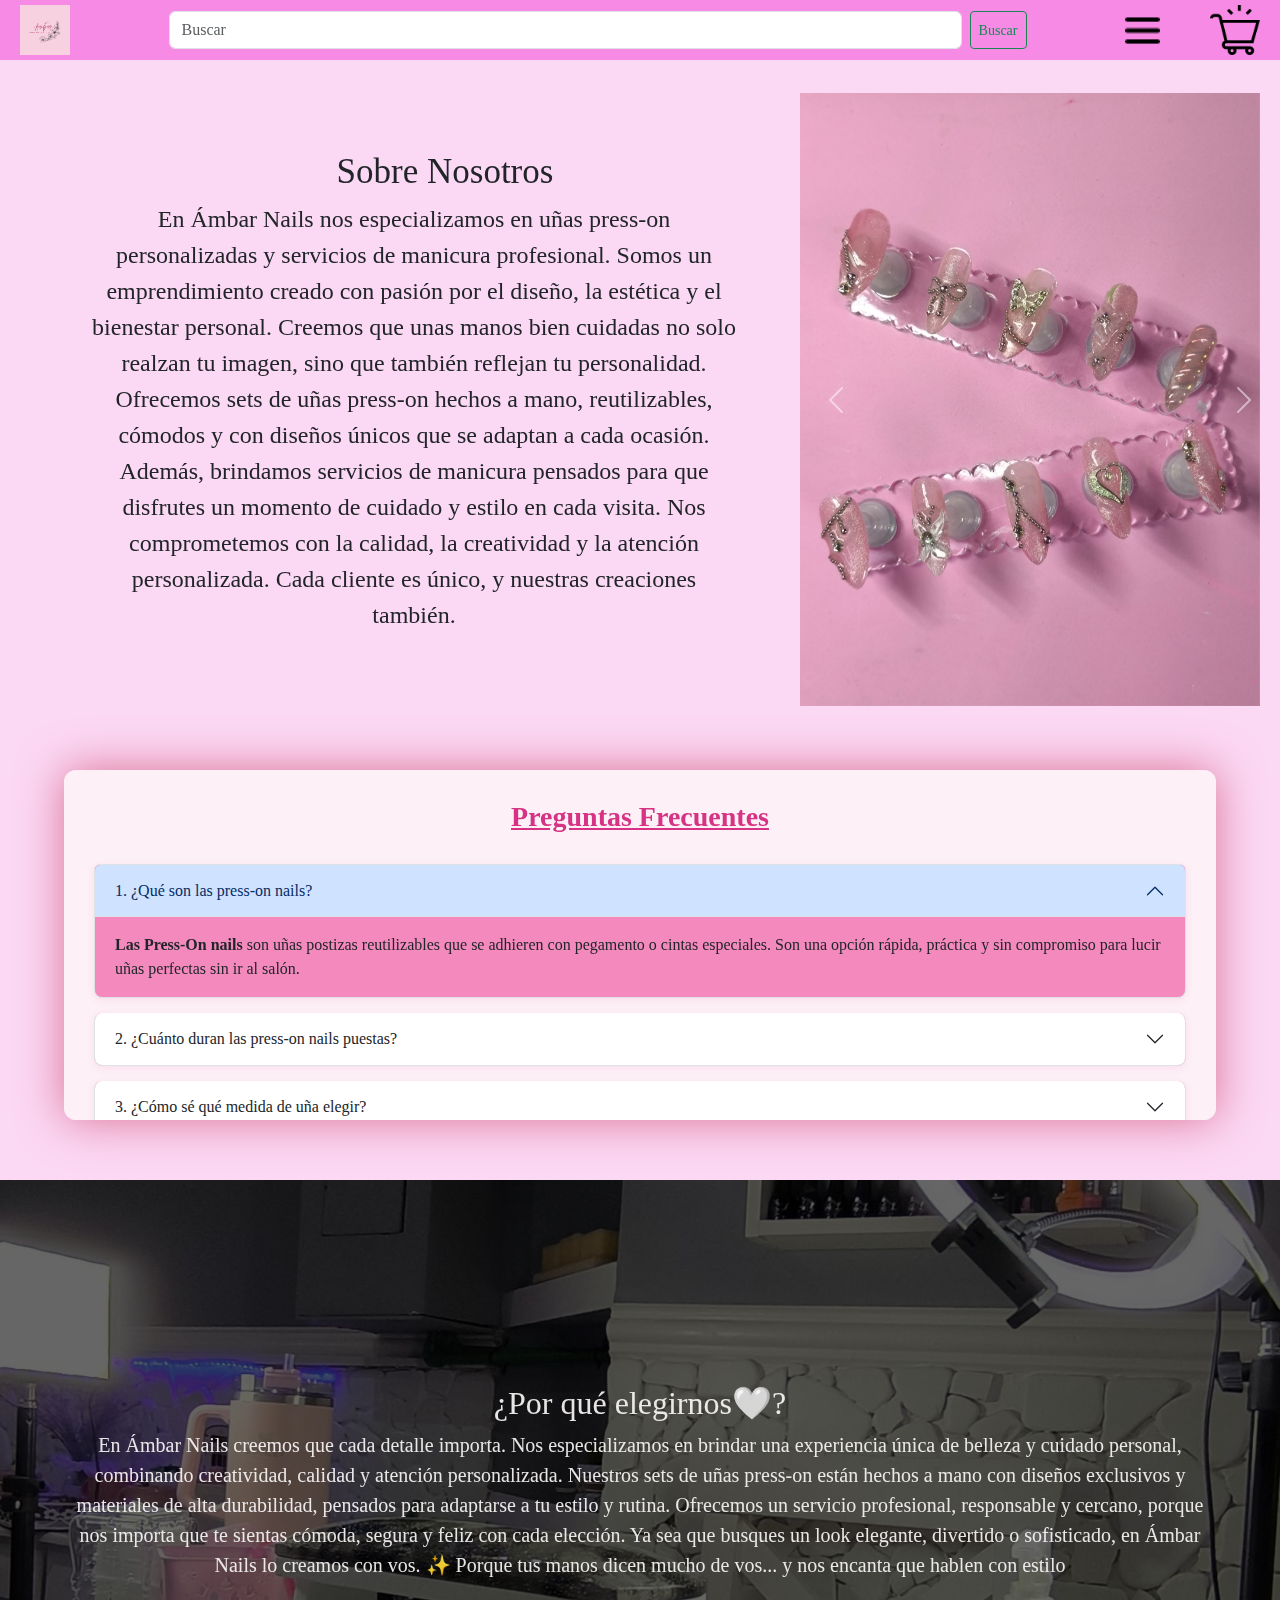
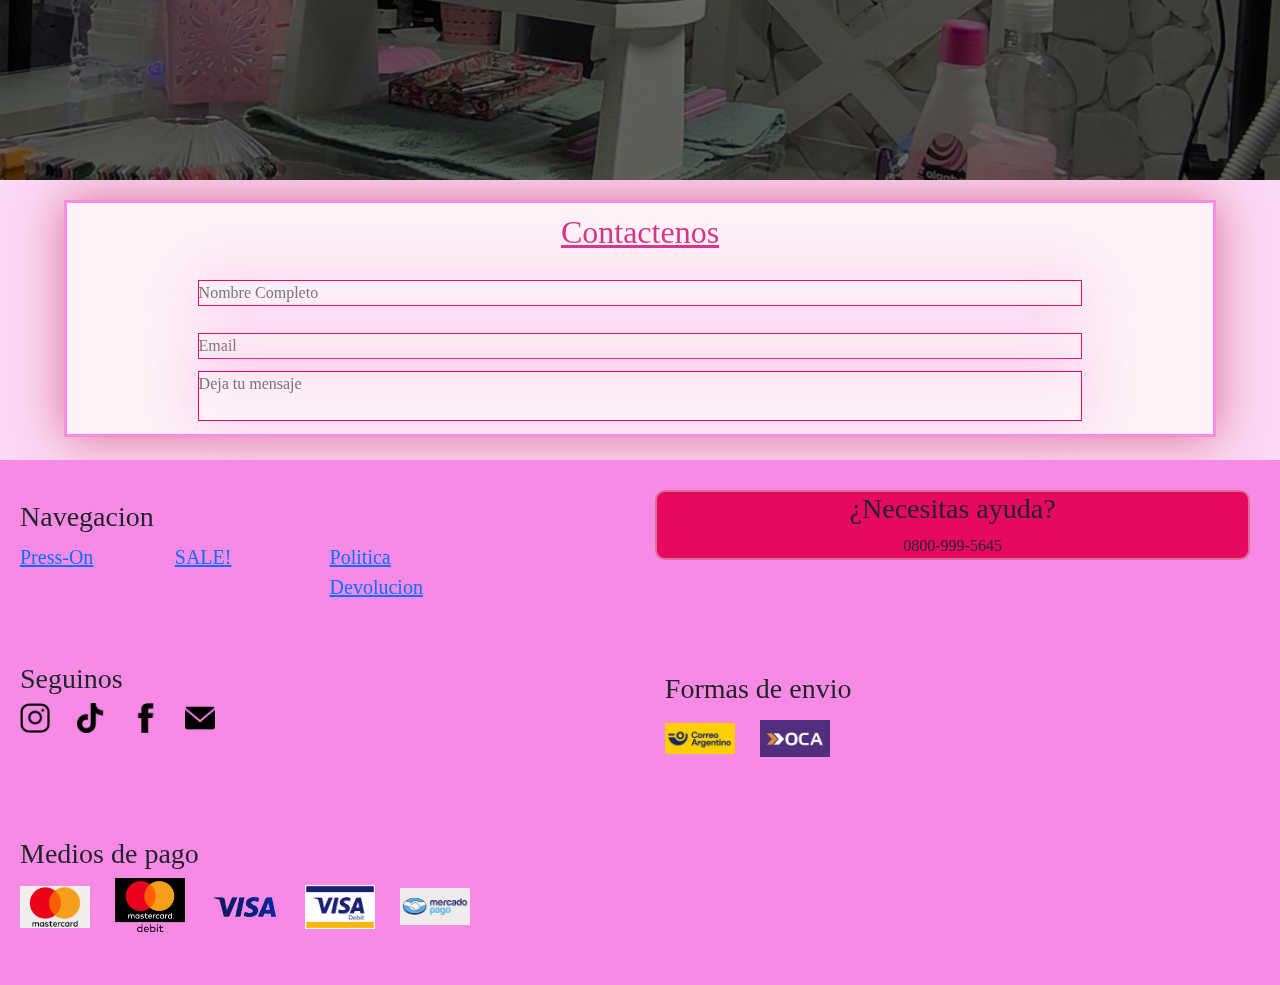
<file: index.html>
<!DOCTYPE html>
<html lang="es">

<head>
    <meta charset="UTF-8">
    <meta name="viewport" content="width=device-width, initial-scale=1.0">
    <link rel="stylesheet" href="./css/style.css">
    <!-- bootstrap-->
    <script src="https://cdn.jsdelivr.net/npm/bootstrap@5.3.3/dist/js/bootstrap.bundle.min.js"></script>

    <link href="https://cdn.jsdelivr.net/npm/bootstrap@5.3.5/dist/css/bootstrap.min.css" rel="stylesheet">
    <!-- icono de pagina -->
    <link rel="icon" href="imagenes/A.N.png" type="image/png">
    <title>AmbarNails</title>

</head>

<body>
    <header>
        <div class="header__container">
            <div class="header__container__logo">
                <img src="./imagenes/logo ambar Nails rosa.png" alt="logo">
            </div>
            <div class="header__buscador" style="min-width: 70% ; border-bottom-color: palevioletred ;
            margin: auto; padding: 5px 5px;">
                <form class="d-flex" role="search">
                    <input class="form-control me-2" type="search" placeholder="Buscar" aria-label="Buscar">
                    <button class="btn btn-outline-success btn-sm" type="submit">Buscar</button>
                </form>
            </div>
            <div class="dropdown header__container__menu">
                <button class="menu-toggle-button dropdown-toggle" type="button" data-bs-toggle="dropdown"
                    aria-expanded="false">
                    <img src="./imagenes/menu-desplegable.png" alt="Menú">
                </button>

                <ul class="dropdown-menu">
                    <li><a class="dropdown-item" href="index3.html">Sets Press-on</a></li>
                    <li><a class="dropdown-item" style="color: red; font-weight: bold; " href="index4.html">SALE!</a>
                    </li>

                </ul>
                <div class="header__container__carrito"><a href="index2.html"><img src="./imagenes/carro-vacio.png"
                            alt="carrito"></a></div>
            </div>
        </div>



    </header>
    <main>
        <div class="container1">

            <div class="container1__sobrenosotros">

                <h5>Sobre Nosotros</h5>
                <p>En Ámbar Nails nos especializamos en uñas press-on personalizadas y servicios de manicura
                    profesional. Somos un emprendimiento creado con pasión por el diseño, la estética y el bienestar
                    personal. Creemos que unas manos bien cuidadas no solo realzan tu imagen, sino que también reflejan
                    tu personalidad.
                    Ofrecemos sets de uñas press-on hechos a mano, reutilizables, cómodos y con diseños únicos que se
                    adaptan a cada ocasión. Además, brindamos servicios de manicura pensados para que disfrutes un
                    momento de cuidado y estilo en cada visita.

                    Nos comprometemos con la calidad, la creatividad y la atención personalizada. Cada cliente es único,
                    y nuestras creaciones también.
                </p>
            </div>

            <div id="carouselExampleCaptions" class="carousel slide container1__carrousel" data-bs-ride="carousel">
                <div class="carousel-inner">
                    <div class="carousel-item active">
                        <img src="./imagenes/slide1.png.jpg" class="d-block w-100" alt="Primera imagen">
                        <div class="carousel-caption d-none d-md-block">

                        </div>
                    </div>
                    <div class="carousel-item">
                        <img src="./imagenes/slide3.png.jpg" class="d-block w-100" alt="Segunda imagen">
                        <div class="carousel-caption d-none d-md-block">

                        </div>
                    </div>
                    <div class="carousel-item">
                        <img src="./imagenes/slide2.png.jpg" class="d-block w-100" alt="Tercera imagen">
                        <div class="carousel-caption d-none d-md-block">

                        </div>
                    </div>
                </div>

                <button class="carousel-control-prev" type="button" data-bs-target="#carouselExampleCaptions"
                    data-bs-slide="prev">
                    <span class="carousel-control-prev-icon" aria-hidden="true"></span>
                    <span class="visually-hidden">Anterior</span>
                </button>
                <button class="carousel-control-next" type="button" data-bs-target="#carouselExampleCaptions"
                    data-bs-slide="next">
                    <span class="carousel-control-next-icon" aria-hidden="true"></span>
                    <span class="visually-hidden">Siguiente</span>
                </button>
            </div>

        </div>

        <div class="container__acordion">
            <h5 style="text-align: center; text-decoration:underline;"> Preguntas Frecuentes</h5>
            <div class="accordion" id="accordionExample">
                <div class="accordion-item">
                    <h2 class="accordion-header">
                        <button class="accordion-button" type="button" data-bs-toggle="collapse"
                            data-bs-target="#collapseOne" aria-expanded="true" aria-controls="collapseOne">
                            1. ¿Qué son las press-on nails?
                        </button>
                    </h2>
                    <div id="collapseOne" class="accordion-collapse collapse show" data-bs-parent="#accordionExample">
                        <div class="accordion-body">
                            <strong>Las Press-On nails </strong>son uñas postizas reutilizables que se adhieren con
                            pegamento o cintas especiales. Son una opción rápida, práctica y sin compromiso para lucir
                            uñas perfectas sin ir al salón.
                        </div>
                    </div>
                </div>
                <div class="accordion-item">
                    <h2 class="accordion-header">
                        <button class="accordion-button collapsed" type="button" data-bs-toggle="collapse"
                            data-bs-target="#collapseTwo" aria-expanded="false" aria-controls="collapseTwo">
                            2. ¿Cuánto duran las press-on nails puestas?
                        </button>
                    </h2>
                    <div id="collapseTwo" class="accordion-collapse collapse" data-bs-parent="#accordionExample">
                        <div class="accordion-body">
                            <strong>En cuanto a la durabilidad las Press-on </strong> con el cuidado adecuado, pueden
                            durar entre 5 a 10 días si usás adhesivo líquido, y de 1 a 3 días si usás cintas adhesivas.
                            Además, ¡podés volver a usarlas!
                        </div>
                    </div>
                </div>
                <div class="accordion-item">
                    <h2 class="accordion-header">
                        <button class="accordion-button collapsed" type="button" data-bs-toggle="collapse"
                            data-bs-target="#collapseThree" aria-expanded="false" aria-controls="collapseThree">
                            3. ¿Cómo sé qué medida de uña elegir?
                        </button>
                    </h2>
                    <div id="collapseThree" class="accordion-collapse collapse" data-bs-parent="#accordionExample">
                        <div class="accordion-body">
                            <strong>Una vez realizada tu compra</strong> te enviamos una guía de talles para que midas
                            tus uñas fácilmente. También ofrecemos kits de prueba para que encuentres tu medida exacta
                            antes de hacer tu pedido.
                        </div>
                    </div>
                </div>


                <!-- agregar mas item -->
                <div class="accordion-item">
                    <h2 class="accordion-header">
                        <button class="accordion-button collapsed" type="button" data-bs-toggle="collapse"
                            data-bs-target="#collapseFour" aria-expanded="false" aria-controls="collapseFour">
                            4. ¿Qué servicios ofrecen además de press-on?
                        </button>
                    </h2>
                    <div id="collapseFour" class="accordion-collapse collapse" data-bs-parent="#accordionExample">
                        <div class="accordion-body">
                            <strong>Ademas en nuestro estudio también realizamos </strong> servicios de esmaltado
                            semipermanente, contrucciones en gel, Kapping-nivelacion con cita previa. Contactanos para
                            agendar!!
                        </div>
                    </div>

                </div>
            </div>

        </div>

        <div class="container2">
            <div class="container2__texto">
                <h2>¿Por qué elegirnos🤍?</h2>
                <p>En Ámbar Nails creemos que cada detalle importa. Nos especializamos en brindar una experiencia única
                    de belleza y cuidado personal, combinando creatividad, calidad y atención personalizada. Nuestros
                    sets de uñas press-on están hechos a mano con diseños exclusivos y materiales de alta durabilidad,
                    pensados para adaptarse a tu estilo y rutina.

                    Ofrecemos un servicio profesional, responsable y cercano, porque nos importa que te sientas cómoda,
                    segura y feliz con cada elección. Ya sea que busques un look elegante, divertido o sofisticado, en
                    Ámbar Nails lo creamos con vos.

                    ✨ Porque tus manos dicen mucho de vos... y nos encanta que hablen con estilo</p>
            </div>
        </div>
        </div>


        <form class="form__contacto">
            <h2>Contactenos
            </h2>
            <div class="form__input">
                <input type="text" placeholder="Nombre Completo">
            </div>
            <div class="form__input">
                <input type="email" placeholder="Email">
            </div>
            <div class="form__input">
                <textarea placeholder="Deja tu mensaje"></textarea>
            </div>
        </form>
    </main>
    <footer class="footer">
        <nav class="footer__navegacion">

            <h3>Navegacion</h3>
            <div class="row">
                <div class="col-sm-2 col-md-2 col-lg-3"><a href="index3.html">Press-On</a></div>
                <div class="col-sm-4 col-md-3 col-lg-3"><a href="index4.html">SALE!</a></div>
                <div class="col-sm-2 col-md-2 col-lg-3"><a href="">Politica Devolucion</a></div>
            </div>
        </nav>

        <div class="footer__contacto">

            <h3> ¿Necesitas ayuda?</h3>
            <nav> 0800-999-5645</nav>

        </div>

        <nav class="footer__seguinos">
            <h3>Seguinos</h3>
            <div class="seguinos__redes">
                <a href="https://www.instagram.com/ambar_nailssss?igsh=MWp0NWxiYzh6bXNxcA=="><img
                        src="./imagenes/instagram-icon.png.png" alt=""></a>
                <a href="https://www.tiktok.com/@ambarnailss?_t=ZM-8w8ZGaO1qqb&_r=1"><img
                        src="./imagenes/tiktok-icon.png.png" alt=""></a>
                <a href=""><img src="./imagenes/facebook-icon.png.png" alt=""></a>
                <a href=""><img src="./imagenes/mail-icon.png.png" alt=""></a>
            </div>
        </nav>

        <div class="footer__envios">
            <h3>Formas de envio</h3>
            <div class="envios__logos">
                <img src="./imagenes/correo-argentico.png" alt="">
                <img src="./imagenes/correo-oca-logo.png" alt="">
            </div>

        </div>

        <div class="container__mediosdepago">
            <h3>Medios de pago</h3>
            <div class="mediospago__logos">
                <img src="./imagenes/mastercard-credito.png" alt="">
                <img src="./imagenes/mastercard-debito.png" alt="">
                <img src="./imagenes/visa-credito.png" alt="">
                <img src="./imagenes/visa-devito.png" alt="">
                <img src="./imagenes/mercadopago.png" alt="">
            </div>
        </div>
    </footer>
</body>

</html>
</file>
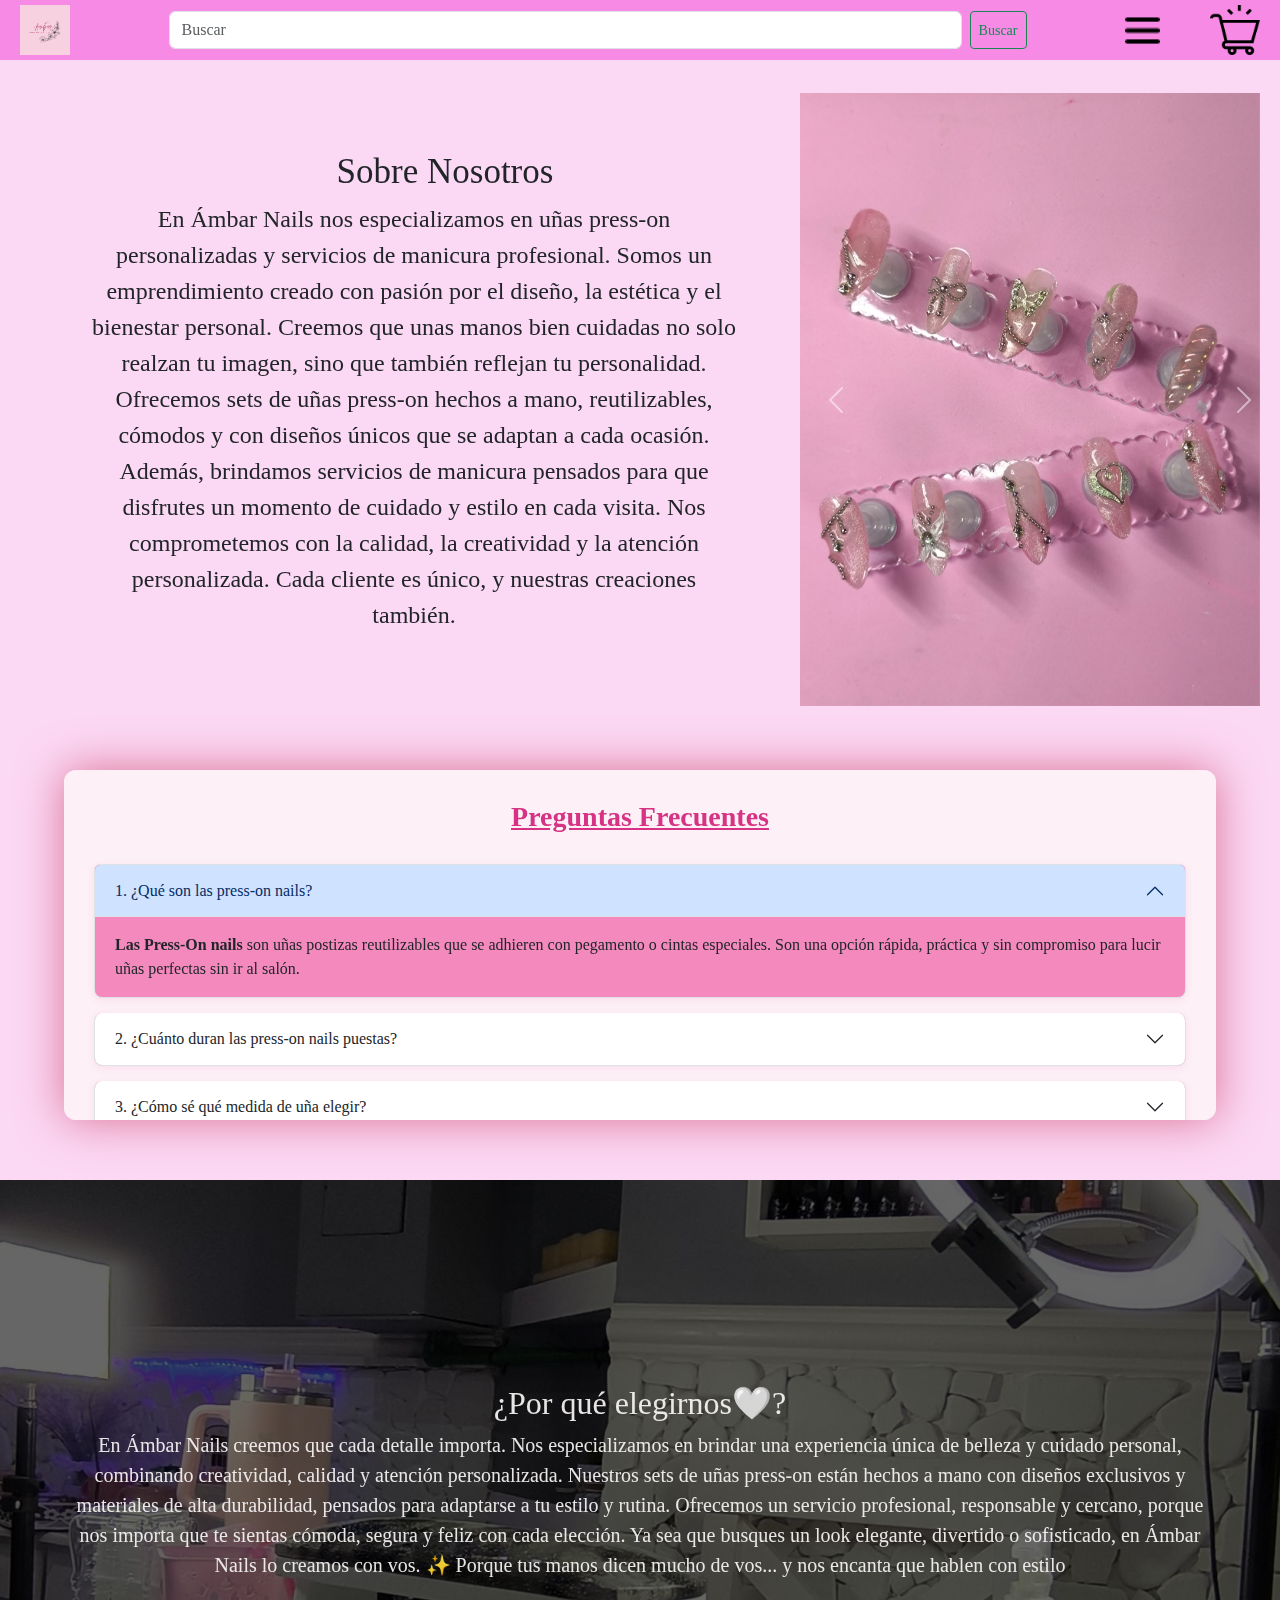
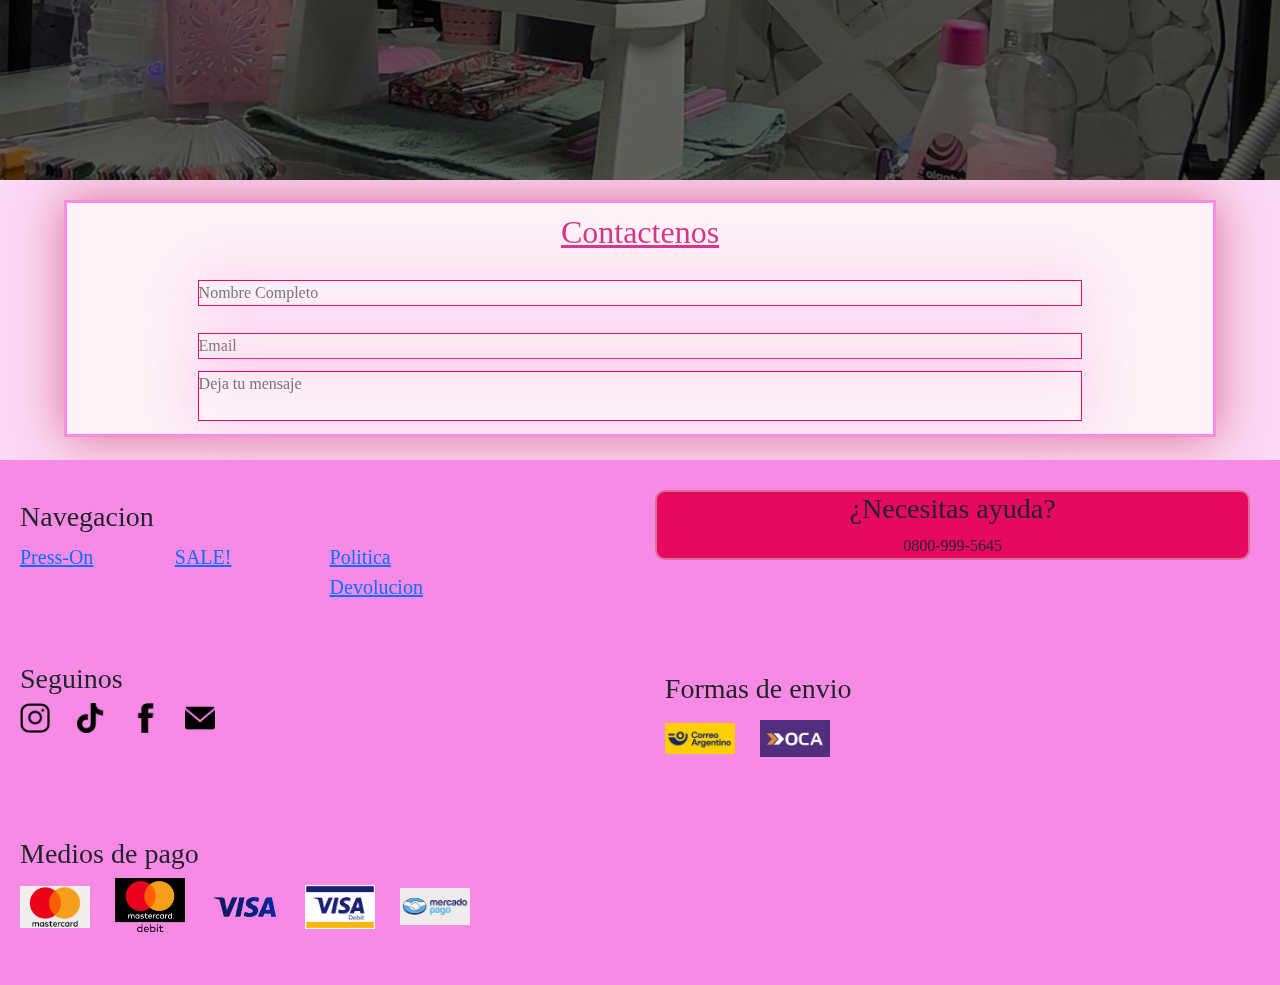
<file: index1.html>
<!DOCTYPE html>
<html lang="es">

<head>
    <meta charset="UTF-8">
    <meta name="viewport" content="width=device-width, initial-scale=1.0">
    <link rel="stylesheet" href="/css/style.css">
    <!-- bootstrap-->
    <script src="https://cdn.jsdelivr.net/npm/bootstrap@5.3.3/dist/js/bootstrap.bundle.min.js"></script>

    <link href="https://cdn.jsdelivr.net/npm/bootstrap@5.3.5/dist/css/bootstrap.min.css" rel="stylesheet">
    <!-- icono de pagina -->
    <link rel="icon" href="/imagenes/A.N.png" type="image/png">
    <title>AmbarNails</title>

</head>

<body>
    <header>
        <div class="header__container">
            <div class="header__container__logo">
                <img src="/imagenes/logo ambar Nails rosa.png" alt="logo">
            </div>
            <div class="header__buscador" style="min-width: 70% ; border-bottom-color: palevioletred ;
            margin: auto; padding: 5px 5px;">
                <form class="d-flex" role="search">
                    <input class="form-control me-2" type="search" placeholder="Buscar" aria-label="Buscar">
                    <button class="btn btn-outline-success btn-sm" type="submit">Buscar</button>
                </form>
            </div>
            <div class="dropdown header__container__menu">
                <button class="menu-toggle-button dropdown-toggle" type="button" data-bs-toggle="dropdown"
                    aria-expanded="false">
                    <img src="/imagenes/menu-desplegable.png" alt="Menú">
                </button>

                <ul class="dropdown-menu">
                    <li><a class="dropdown-item" href="index3.html">Sets Press-on</a></li>
                    <li><a class="dropdown-item" style="color: red; font-weight: bold; " href="index4.html">SALE!</a>
                    </li>

                </ul>
                <div class="header__container__carrito"><a href="index2.html"><img src="/imagenes/carro-vacio.png"
                            alt="carrito"></a></div>
            </div>
        </div>



    </header>
    <main>
        <div class="container1">

            <div class="container1__sobrenosotros">

                <h5>Sobre Nosotros</h5>
                <p>En Ámbar Nails nos especializamos en uñas press-on personalizadas y servicios de manicura
                    profesional. Somos un emprendimiento creado con pasión por el diseño, la estética y el bienestar
                    personal. Creemos que unas manos bien cuidadas no solo realzan tu imagen, sino que también reflejan
                    tu personalidad.
                    Ofrecemos sets de uñas press-on hechos a mano, reutilizables, cómodos y con diseños únicos que se
                    adaptan a cada ocasión. Además, brindamos servicios de manicura pensados para que disfrutes un
                    momento de cuidado y estilo en cada visita.

                    Nos comprometemos con la calidad, la creatividad y la atención personalizada. Cada cliente es único,
                    y nuestras creaciones también.
                </p>
            </div>

            <div id="carouselExampleCaptions" class="carousel slide container1__carrousel" data-bs-ride="carousel">
                <div class="carousel-inner">
                    <div class="carousel-item active">
                        <img src="/imagenes/slide1.png.jpg" class="d-block w-100" alt="Primera imagen">
                        <div class="carousel-caption d-none d-md-block">

                        </div>
                    </div>
                    <div class="carousel-item">
                        <img src="/imagenes/slide3.png.jpg" class="d-block w-100" alt="Segunda imagen">
                        <div class="carousel-caption d-none d-md-block">

                        </div>
                    </div>
                    <div class="carousel-item">
                        <img src="/imagenes/slide2.png.jpg" class="d-block w-100" alt="Tercera imagen">
                        <div class="carousel-caption d-none d-md-block">

                        </div>
                    </div>
                </div>

                <button class="carousel-control-prev" type="button" data-bs-target="#carouselExampleCaptions"
                    data-bs-slide="prev">
                    <span class="carousel-control-prev-icon" aria-hidden="true"></span>
                    <span class="visually-hidden">Anterior</span>
                </button>
                <button class="carousel-control-next" type="button" data-bs-target="#carouselExampleCaptions"
                    data-bs-slide="next">
                    <span class="carousel-control-next-icon" aria-hidden="true"></span>
                    <span class="visually-hidden">Siguiente</span>
                </button>
            </div>

        </div>

        <div class="container__acordion">
            <h5 style="text-align: center; text-decoration:underline;"> Preguntas Frecuentes</h5>
            <div class="accordion" id="accordionExample">
                <div class="accordion-item">
                    <h2 class="accordion-header">
                        <button class="accordion-button" type="button" data-bs-toggle="collapse"
                            data-bs-target="#collapseOne" aria-expanded="true" aria-controls="collapseOne">
                            1. ¿Qué son las press-on nails?
                        </button>
                    </h2>
                    <div id="collapseOne" class="accordion-collapse collapse show" data-bs-parent="#accordionExample">
                        <div class="accordion-body">
                            <strong>Las Press-On nails </strong>son uñas postizas reutilizables que se adhieren con
                            pegamento o cintas especiales. Son una opción rápida, práctica y sin compromiso para lucir
                            uñas perfectas sin ir al salón.
                        </div>
                    </div>
                </div>
                <div class="accordion-item">
                    <h2 class="accordion-header">
                        <button class="accordion-button collapsed" type="button" data-bs-toggle="collapse"
                            data-bs-target="#collapseTwo" aria-expanded="false" aria-controls="collapseTwo">
                            2. ¿Cuánto duran las press-on nails puestas?
                        </button>
                    </h2>
                    <div id="collapseTwo" class="accordion-collapse collapse" data-bs-parent="#accordionExample">
                        <div class="accordion-body">
                            <strong>En cuanto a la durabilidad las Press-on </strong> con el cuidado adecuado, pueden
                            durar entre 5 a 10 días si usás adhesivo líquido, y de 1 a 3 días si usás cintas adhesivas.
                            Además, ¡podés volver a usarlas!
                        </div>
                    </div>
                </div>
                <div class="accordion-item">
                    <h2 class="accordion-header">
                        <button class="accordion-button collapsed" type="button" data-bs-toggle="collapse"
                            data-bs-target="#collapseThree" aria-expanded="false" aria-controls="collapseThree">
                            3. ¿Cómo sé qué medida de uña elegir?
                        </button>
                    </h2>
                    <div id="collapseThree" class="accordion-collapse collapse" data-bs-parent="#accordionExample">
                        <div class="accordion-body">
                            <strong>Una vez realizada tu compra</strong> te enviamos una guía de talles para que midas
                            tus uñas fácilmente. También ofrecemos kits de prueba para que encuentres tu medida exacta
                            antes de hacer tu pedido.
                        </div>
                    </div>
                </div>


                <!-- agregar mas item -->
                <div class="accordion-item">
                    <h2 class="accordion-header">
                        <button class="accordion-button collapsed" type="button" data-bs-toggle="collapse"
                            data-bs-target="#collapseFour" aria-expanded="false" aria-controls="collapseFour">
                            4. ¿Qué servicios ofrecen además de press-on?
                        </button>
                    </h2>
                    <div id="collapseFour" class="accordion-collapse collapse" data-bs-parent="#accordionExample">
                        <div class="accordion-body">
                            <strong>Ademas en nuestro estudio también realizamos </strong> servicios de esmaltado
                            semipermanente, contrucciones en gel, Kapping-nivelacion con cita previa. Contactanos para
                            agendar!!
                        </div>
                    </div>

                </div>
            </div>

        </div>

        <div class="container2">
            <div class="container2__texto">
                <h2>¿Por qué elegirnos🤍?</h2>
                <p>En Ámbar Nails creemos que cada detalle importa. Nos especializamos en brindar una experiencia única
                    de belleza y cuidado personal, combinando creatividad, calidad y atención personalizada. Nuestros
                    sets de uñas press-on están hechos a mano con diseños exclusivos y materiales de alta durabilidad,
                    pensados para adaptarse a tu estilo y rutina.

                    Ofrecemos un servicio profesional, responsable y cercano, porque nos importa que te sientas cómoda,
                    segura y feliz con cada elección. Ya sea que busques un look elegante, divertido o sofisticado, en
                    Ámbar Nails lo creamos con vos.

                    ✨ Porque tus manos dicen mucho de vos... y nos encanta que hablen con estilo</p>
            </div>
        </div>
        </div>


        <form class="form__contacto">
            <h2>Contactenos
            </h2>
            <div class="form__input">
                <input type="text" placeholder="Nombre Completo">
            </div>
            <div class="form__input">
                <input type="email" placeholder="Email">
            </div>
            <div class="form__input">
                <textarea placeholder="Deja tu mensaje"></textarea>
            </div>
        </form>
    </main>
    <footer class="footer">
        <nav class="footer__navegacion">

            <h3>Navegacion</h3>
            <div class="row">
                <div class="col-sm-2 col-md-2 col-lg-3"><a href="/index3.html">Press-On</a></div>
                <div class="col-sm-4 col-md-3 col-lg-3"><a href="index4.html">SALE!</a></div>
                <div class="col-sm-2 col-md-2 col-lg-3"><a href="">Politica Devolucion</a></div>
            </div>
        </nav>

        <div class="footer__contacto">

            <h3> ¿Necesitas ayuda?</h3>
            <nav> 0800-999-5645</nav>

        </div>

        <nav class="footer__seguinos">
            <h3>Seguinos</h3>
            <div class="seguinos__redes">
                <a href="https://www.instagram.com/ambar_nailssss?igsh=MWp0NWxiYzh6bXNxcA=="><img
                        src="/imagenes/instagram-icon.png.png" alt=""></a>
                <a href="https://www.tiktok.com/@ambarnailss?_t=ZM-8w8ZGaO1qqb&_r=1"><img
                        src="/imagenes/tiktok-icon.png.png" alt=""></a>
                <a href=""><img src="/imagenes/facebook-icon.png.png" alt=""></a>
                <a href=""><img src="/imagenes/mail-icon.png.png" alt=""></a>
            </div>
        </nav>

        <div class="footer__envios">
            <h3>Formas de envio</h3>
            <div class="envios__logos">
                <img src="/imagenes/correo-argentico.png" alt="">
                <img src="/imagenes/correo-oca-logo.png" alt="">
            </div>

        </div>

        <div class="container__mediosdepago">
            <h3>Medios de pago</h3>
            <div class="mediospago__logos">
                <img src="/imagenes/mastercard-credito.png" alt="">
                <img src="/imagenes/mastercard-debito.png" alt="">
                <img src="/imagenes/visa-credito.png" alt="">
                <img src="/imagenes/visa-devito.png" alt="">
                <img src="/imagenes/mercadopago.png" alt="">
            </div>
        </div>
    </footer>
</body>

</html>
</file>
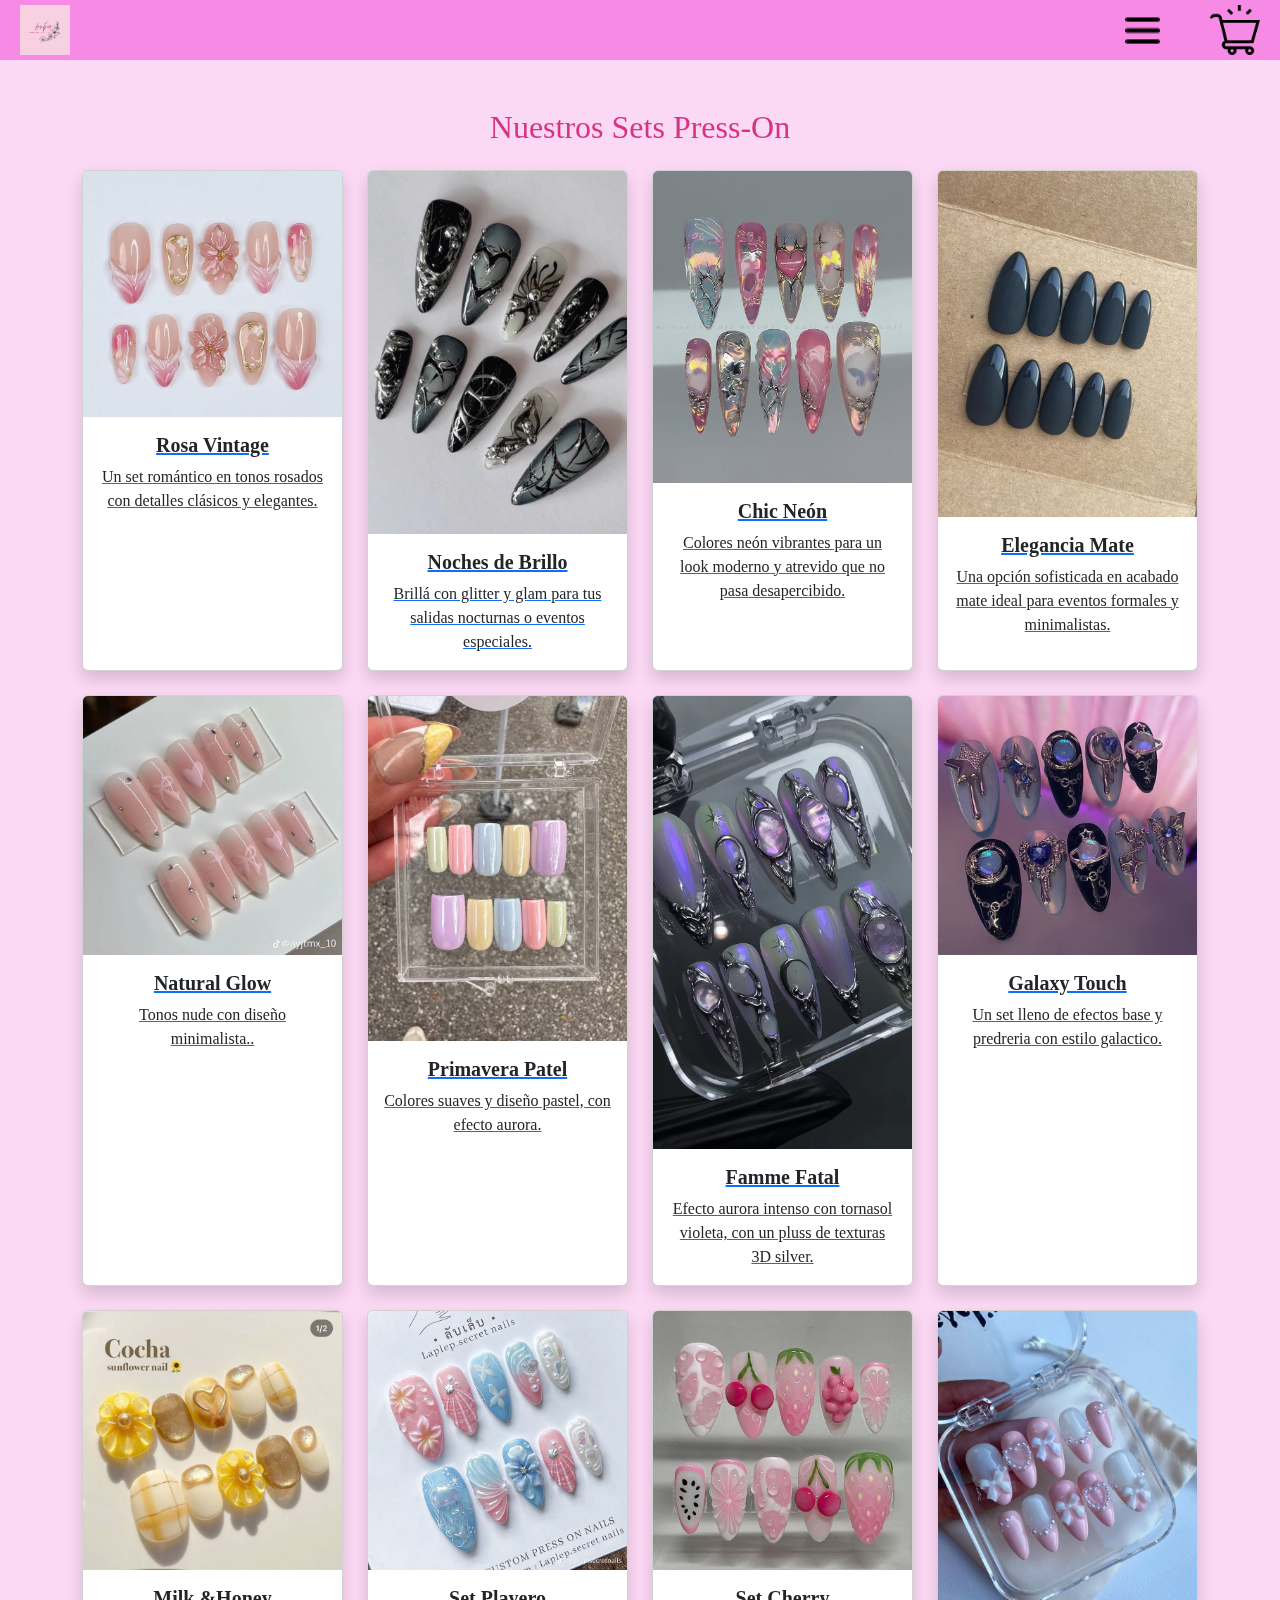
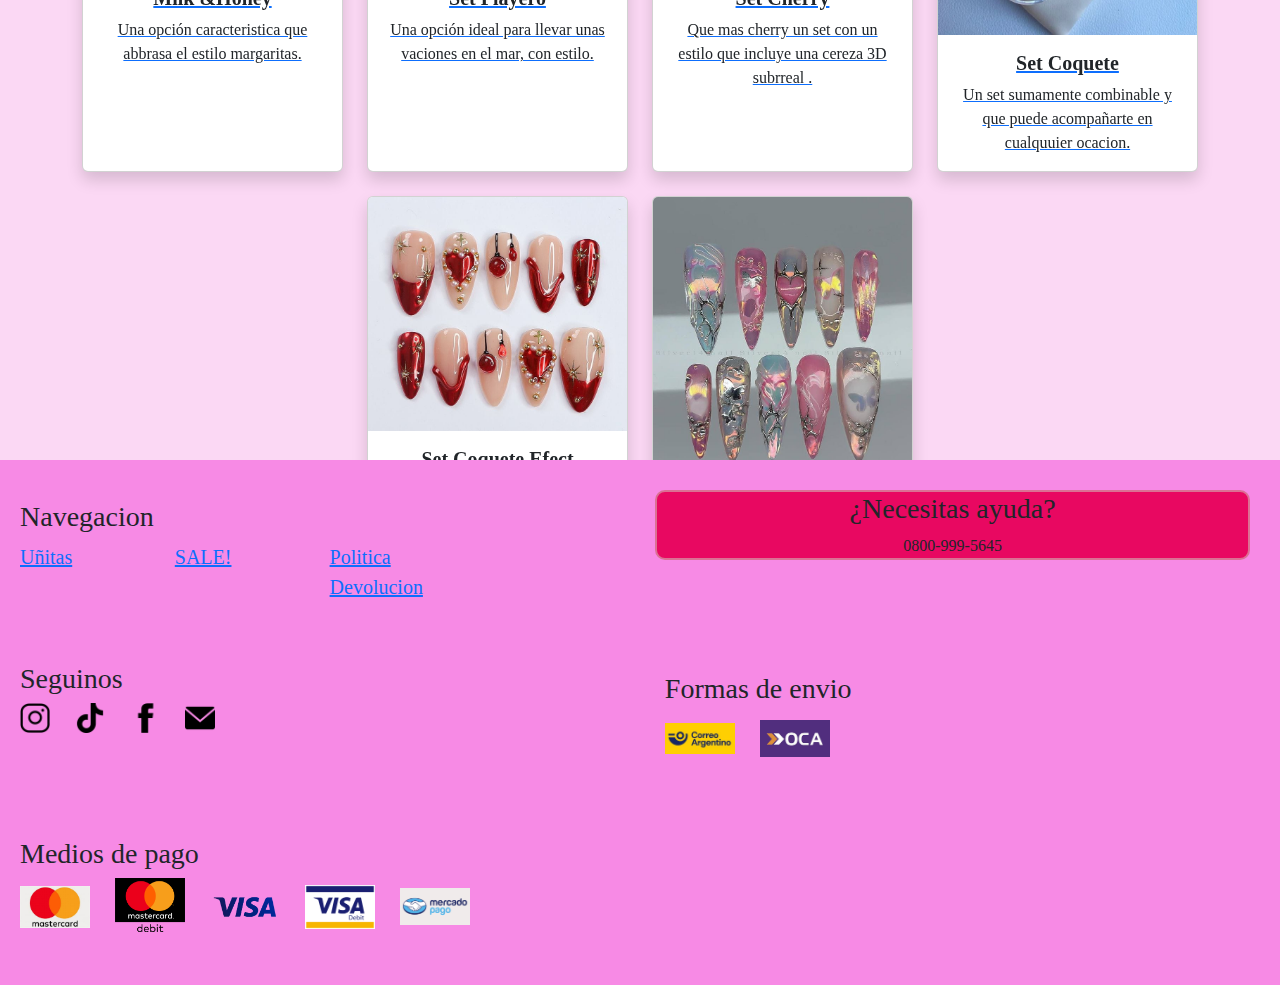
<file: index3.html>
<!DOCTYPE html>
<html lang="es">

<head>
    <meta charset="UTF-8">
    <meta name="viewport" content="width=device-width, initial-scale=1.0">
    <link rel="stylesheet" href="./css/style.css">
    <!-- bootstrap-->
    <script src="https://cdn.jsdelivr.net/npm/bootstrap@5.3.3/dist/js/bootstrap.bundle.min.js"></script>

    <link href="https://cdn.jsdelivr.net/npm/bootstrap@5.3.5/dist/css/bootstrap.min.css" rel="stylesheet">
    <!-- icono de pagina -->
    <link rel="icon" href="./imagenes/A.N.png" type="image/png">
    <title>AmbarNails</title>

</head>

<body>
    <header>
        <div class="header__container">
            <div class="header__container__logo">
                <img src="./imagenes/logo ambar Nails rosa.png" alt="logo">
            </div>
            <div class="dropdown header__container__menu">
                <button class="menu-toggle-button dropdown-toggle" type="button" data-bs-toggle="dropdown"
                    aria-expanded="false">
                    <img src="./imagenes/menu-desplegable.png" alt="Menú">
                </button>

                <ul class="dropdown-menu">
                    <li><a class="dropdown-item" href="index3.html">Sets Press-on</a></li>
                    <li><a class="dropdown-item" style="color: red; font-weight: bold; " href="index4.html">SALE!</a>
                    </li>

                    <li><a class="dropdown-item" href="index.html">Inicio</a></li>
                </ul>
                <div class="header__container__carrito"><a href="index2.html"><img src="./imagenes/carro-vacio.png"
                            alt="carrito"></a></div>
            </div>
        </div>
    </header>

    <main>
        <div class="container text-center mt-5">
            <h2 class="mb-4" style="color:#d63384;">Nuestros Sets Press-On</h2>
            <div class="row justify-content-center g-4">

                <!-- Producto 1 -->
                <div class="col-12 col-sm-6 col-md-4 col-lg-3">
                    <a href="producto1.html" class="card-link">
                        <div class="card h-100 shadow producto-card">
                            <img src="./imagenes/set-floral.png.jpg" class="card-img-top" alt="Rosa Vintage">
                            <div class="card-body">
                                <h5 class="card-title">Rosa Vintage</h5>
                                <p class="card-text">Un set romántico en tonos rosados con detalles clásicos y
                                    elegantes.</p>
                            </div>
                        </div>
                    </a>
                </div>

                <!-- Producto 2 -->
                <div class="col-12 col-sm-6 col-md-4 col-lg-3">
                    <a href="producto2.html" class="card-link">
                        <div class="card h-100 shadow producto-card">
                            <img src="./imagenes/set-nochedebrillo.jpg" class="card-img-top" alt="Noches de Brillo">
                            <div class="card-body">
                                <h5 class="card-title">Noches de Brillo</h5>
                                <p class="card-text">Brillá con glitter y glam para tus salidas nocturnas o eventos
                                    especiales.</p>
                            </div>
                        </div>
                    </a>
                </div>

                <!-- Producto 3 -->
                <div class="col-12 col-sm-6 col-md-4 col-lg-3">
                    <a href="producto3.html" class="card-link">
                        <div class="card h-100 shadow producto-card">
                            <img src="./imagenes/set-chicneon.jpg" class="card-img-top" alt="Chic Neón">
                            <div class="card-body">
                                <h5 class="card-title">Chic Neón</h5>
                                <p class="card-text">Colores neón vibrantes para un look moderno y atrevido que no pasa
                                    desapercibido.</p>
                            </div>
                        </div>
                    </a>
                </div>

                <!-- Producto 4 -->
                <div class="col-12 col-sm-6 col-md-4 col-lg-3">
                    <a href="producto4.html" class="card-link">
                        <div class="card h-100 shadow producto-card">
                            <img src="./imagenes/set-eleganciamate.jpg" class="card-img-top" alt="Elegancia Mate">
                            <div class="card-body">
                                <h5 class="card-title">Elegancia Mate</h5>
                                <p class="card-text">Una opción sofisticada en acabado mate ideal para eventos formales
                                    y minimalistas.</p>
                            </div>
                        </div>
                    </a>
                </div>
                <!-- Producto 5 -->
                <div class="col-12 col-sm-6 col-md-4 col-lg-3">
                    <a href="producto5.html" class="card-link">
                        <div class="card h-100 shadow producto-card">
                            <img src="./imagenes/set-naturalglow.jpg" class="card-img-top" alt="Natural Glow">
                            <div class="card-body">
                                <h5 class="card-title">Natural Glow</h5>
                                <p class="card-text">Tonos nude con diseño minimalista..</p>
                            </div>
                        </div>
                    </a>
                </div>
                <!-- Producto 6 -->
                <div class="col-12 col-sm-6 col-md-4 col-lg-3">
                    <a href="producto6.html" class="card-link">
                        <div class="card h-100 shadow producto-card">
                            <img src="./imagenes/set-primaverapastel.jpg" class="card-img-top" alt="Primavera Pastel">
                            <div class="card-body">

                                <h5 class="card-title">Primavera Patel</h5>
                                <p class="card-text">Colores suaves y diseño pastel, con efecto aurora.</p>
                            </div>
                        </div>
                    </a>
                </div> <!-- Producto 7 -->
                <div class="col-12 col-sm-6 col-md-4 col-lg-3">
                    <a href="producto7.html" class="card-link">
                        <div class="card h-100 shadow producto-card">
                            <img src="./imagenes/set-fammefatal.jpg" class="card-img-top" alt="Famme Fatal">
                            <div class="card-body">
                                <h5 class="card-title">Famme Fatal</h5>
                                <p class="card-text">Efecto aurora intenso con tornasol violeta, con un pluss de
                                    texturas 3D silver.</p>
                            </div>
                        </div>
                    </a>
                </div> <!-- Producto 8 -->
                <div class="col-12 col-sm-6 col-md-4 col-lg-3">
                    <a href="producto8.html" class="card-link">
                        <div class="card h-100 shadow producto-card">
                            <img src="./imagenes/set-galaxytouch.jpg" class="card-img-top" alt="Galaxy Touch">
                            <div class="card-body">
                                <h5 class="card-title">Galaxy Touch</h5>
                                <p class="card-text">Un set lleno de efectos base y predreria con estilo galactico.</p>
                            </div>
                        </div>
                    </a>
                </div> <!-- Producto 9 -->
                <div class="col-12 col-sm-6 col-md-4 col-lg-3">
                    <a href="producto9.html" class="card-link">
                        <div class="card h-100 shadow producto-card">
                            <img src="./imagenes/set-milk&honey.jpg" class="card-img-top" alt="Milk & Honey">
                            <div class="card-body">
                                <h5 class="card-title">Milk &Honey</h5>
                                <p class="card-text">Una opción caracteristica que abbrasa el estilo margaritas.</p>
                            </div>
                        </div>
                    </a>
                </div> <!-- Producto 9 -->
                <div class="col-12 col-sm-6 col-md-4 col-lg-3">
                    <a href="producto9.html" class="card-link">
                        <div class="card h-100 shadow producto-card">
                            <img src="./imagenes/set-playero.jpg" class="card-img-top" alt="Set Playero">
                            <div class="card-body">
                                <h5 class="card-title">Set Playero</h5>
                                <p class="card-text">Una opción ideal para llevar unas vaciones en el mar, con estilo.
                                </p>
                            </div>
                        </div>
                    </a>
                </div> <!-- Producto 10 -->
                <div class="col-12 col-sm-6 col-md-4 col-lg-3">
                    <a href="producto10.html" class="card-link">
                        <div class="card h-100 shadow producto-card">
                            <img src="./imagenes/set-cherry.jpg" class="card-img-top" alt="Set Cherry">
                            <div class="card-body">
                                <h5 class="card-title">Set Cherry</h5>
                                <p class="card-text">Que mas cherry un set con un estilo que incluye una cereza 3D
                                    subrreal .</p>
                            </div>
                        </div>
                    </a>
                </div> <!-- Producto 11 -->
                <div class="col-12 col-sm-6 col-md-4 col-lg-3">
                    <a href="producto11.html" class="card-link">
                        <div class="card h-100 shadow producto-card">
                            <img src="./imagenes/ser-coquete.jpg" class="card-img-top" alt="Set Coquete">
                            <div class="card-body">
                                <h5 class="card-title">Set Coquete</h5>
                                <p class="card-text">Un set sumamente combinable y que puede acompañarte en cualquuier
                                    ocacion.</p>
                            </div>
                        </div>
                    </a>
                </div> <!-- Producto 11 -->
                <div class="col-12 col-sm-6 col-md-4 col-lg-3">
                    <a href="producto11.html" class="card-link">
                        <div class="card h-100 shadow producto-card">
                            <img src="./imagenes/ser-cherryefect.jpg" class="card-img-top" alt="Set Coquete Efect">
                            <div class="card-body">
                                <h5 class="card-title">Set Coquete Efect</h5>
                                <p class="card-text"> Un set versatil y llamativo con ese efect maravilloso red .</p>
                            </div>
                        </div>
                    </a>
                </div> <!-- Producto 12 -->
                <div class="col-12 col-sm-6 col-md-4 col-lg-3">
                    <a href="producto12.html" class="card-link">
                        <div class="card h-100 shadow producto-card">
                            <img src="./imagenes/set-chicneon.jpg" class="card-img-top" alt="Set Neon Chich>
        <div class=" card-body">
                            <h5 class="card-title">Set Neon Chich</h5>
                            <p class="card-text"> Set neon en color pinck con efecto aura, mas uña mezcla combinada de
                                tecnicas y relieves</p>
                        </div>
                </div>
                </a>
            </div>


        </div>
        </div>


    </main>

    <footer class="footer">
        <nav class="footer__navegacion">

            <h3>Navegacion</h3>
            <div class="row">
                <div class="col-sm-2 col-md-2 col-lg-3"><a href="/index2.html">Uñitas</a></div>
                <div class="col-sm-4 col-md-3 col-lg-3"><a href="">SALE!</a></div>
                <div class="col-sm-2 col-md-2 col-lg-3"><a href="">Politica Devolucion</a></div>
            </div>
        </nav>

        <div class="footer__contacto">

            <h3> ¿Necesitas ayuda?</h3>
            <nav> 0800-999-5645</nav>

        </div>

        <nav class="footer__seguinos">
            <h3>Seguinos</h3>
            <div class="seguinos__redes">
                <a href="https://www.instagram.com/ambar_nailssss?igsh=MWp0NWxiYzh6bXNxcA=="><img
                        src="./imagenes/instagram-icon.png.png" alt=""></a>
                <a href="https://www.tiktok.com/@ambarnailss?_t=ZM-8w8ZGaO1qqb&_r=1"><img
                        src="./imagenes/tiktok-icon.png.png" alt=""></a>
                <a href=""><img src="./imagenes/facebook-icon.png.png" alt=""></a>
                <a href=""><img src="./imagenes/mail-icon.png.png" alt=""></a>
            </div>
        </nav>

        <div class="footer__envios">
            <h3>Formas de envio</h3>
            <div class="envios__logos">
                <img src="./imagenes/correo-argentico.png" alt="">
                <img src="./imagenes/correo-oca-logo.png" alt="">
            </div>

        </div>

        <div class="container__mediosdepago">
            <h3>Medios de pago</h3>
            <div class="mediospago__logos">
                <img src="./imagenes/mastercard-credito.png" alt="">
                <img src="./imagenes/mastercard-debito.png" alt="">
                <img src="./imagenes/visa-credito.png" alt="">
                <img src="./imagenes/visa-devito.png" alt="">
                <img src="./imagenes/mercadopago.png" alt="">
            </div>
        </div>
    </footer>

</body>

</html>
</file>
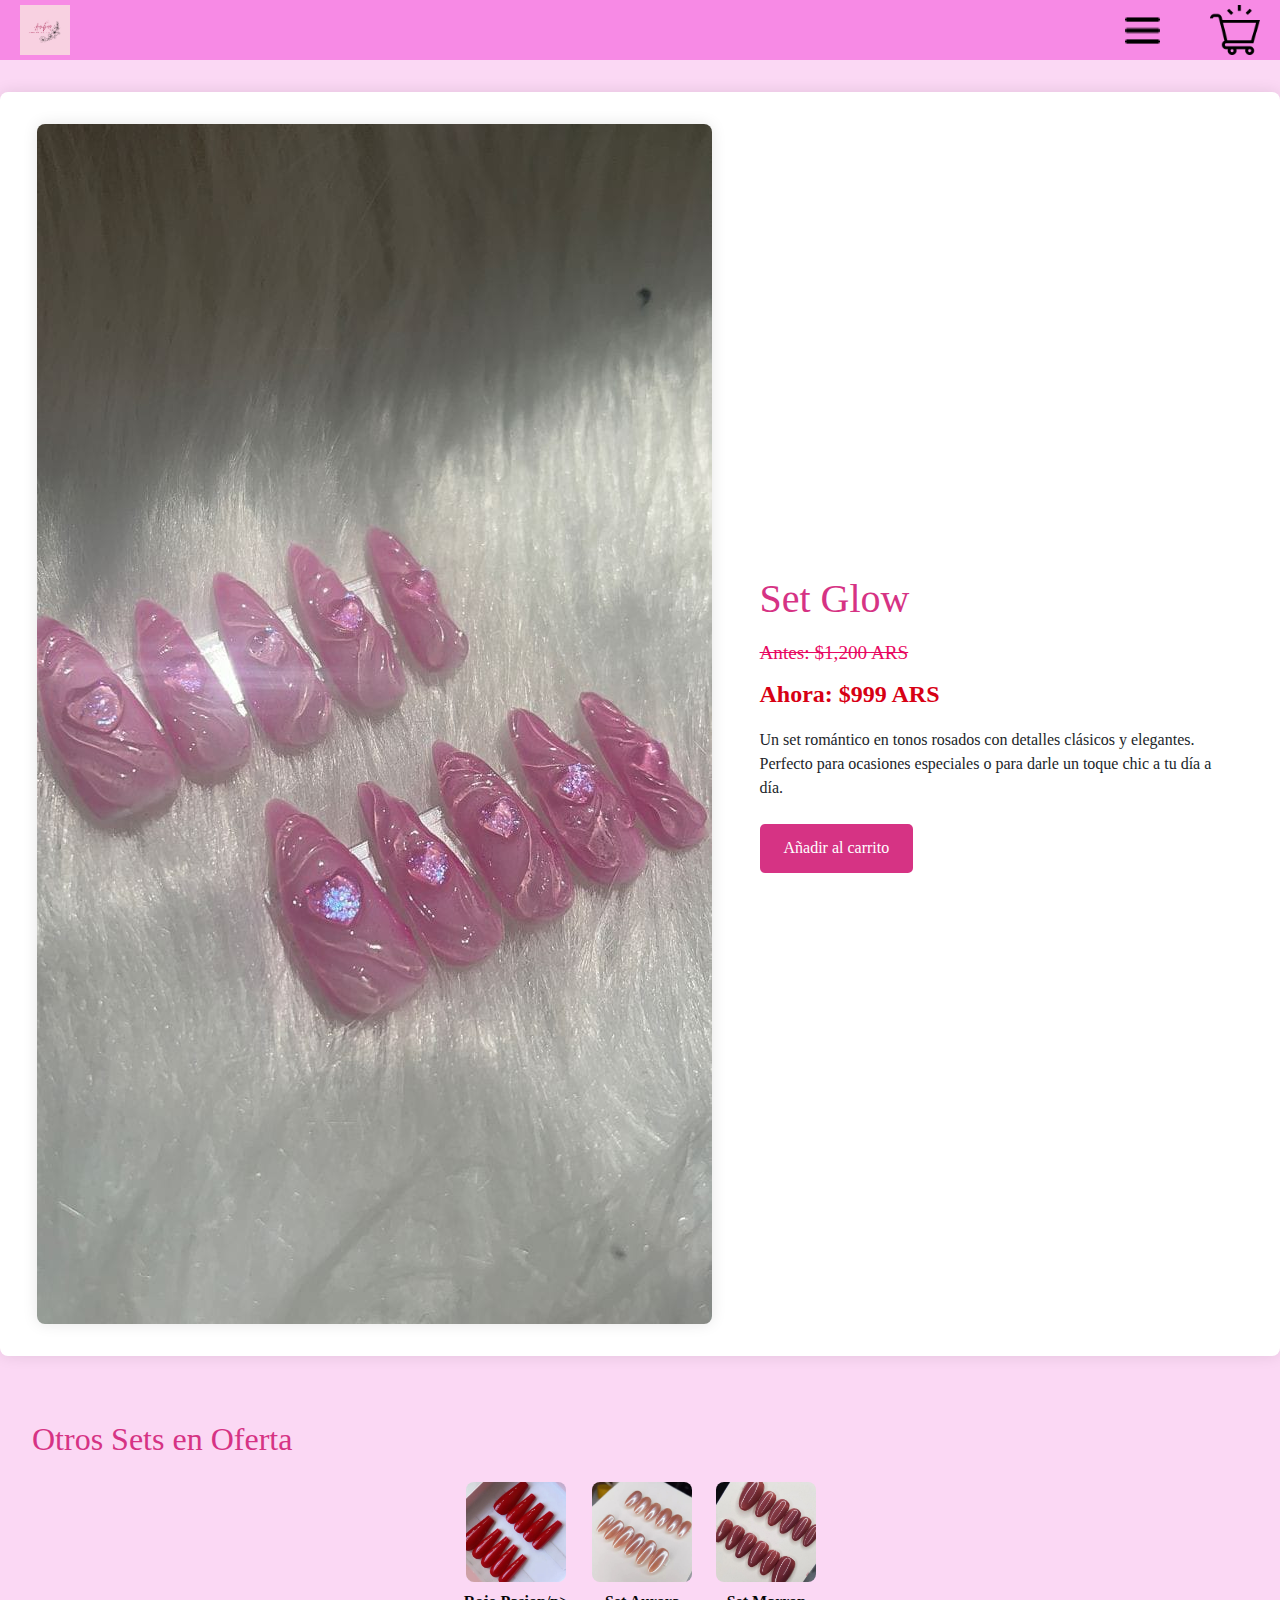
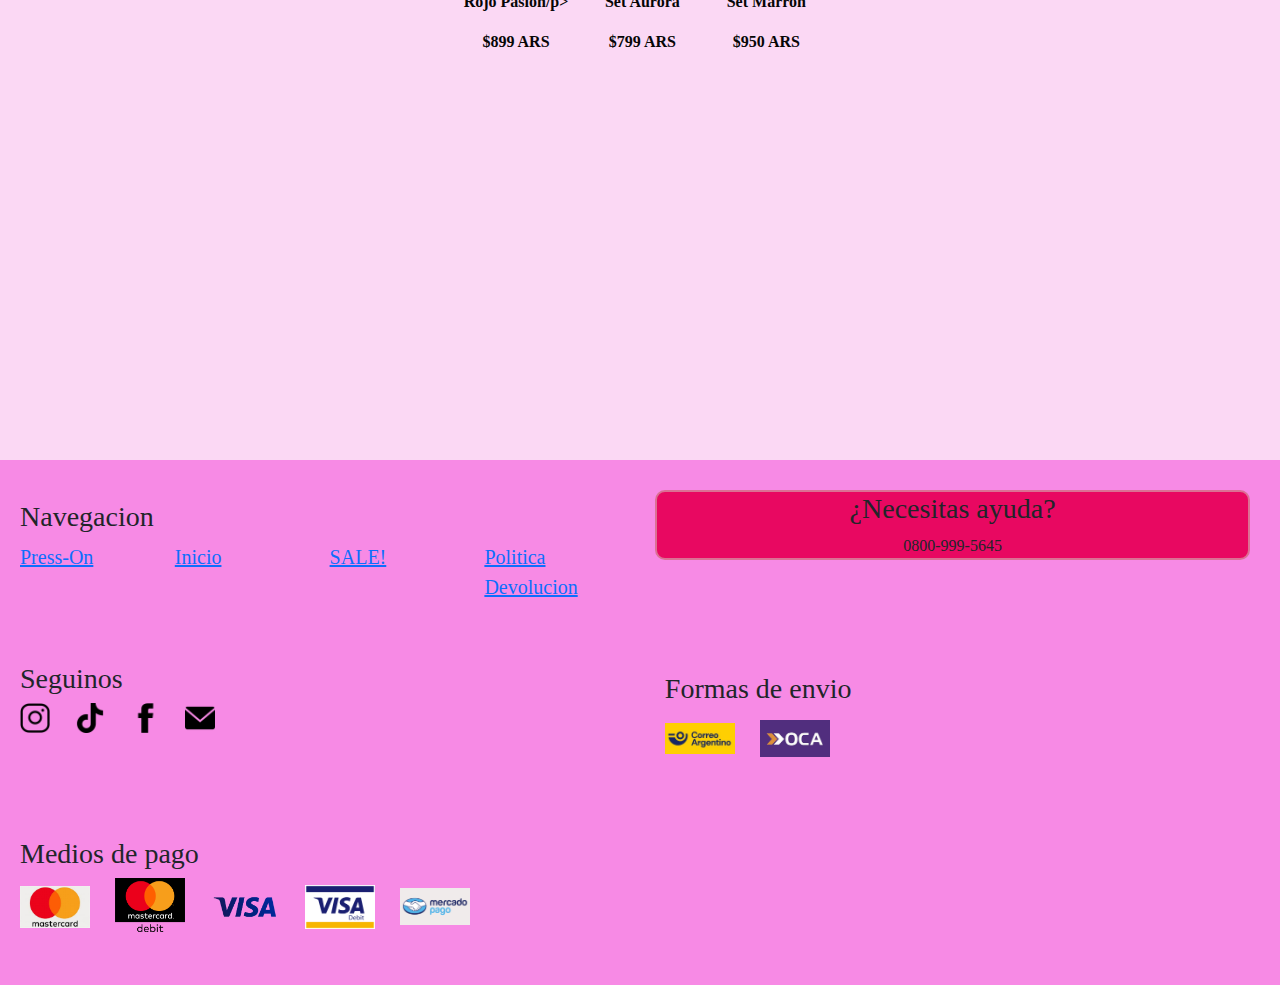
<file: index4.html>
<!DOCTYPE html>
<html lang="es">

<head>
    <meta charset="UTF-8">
    <meta name="viewport" content="width=main, initial-scale=1.0">
    <link rel="stylesheet" href="./css/style.css">
    <!-- bootstrap-->
    <script src="https://cdn.jsdelivr.net/npm/bootstrap@5.3.3/dist/js/bootstrap.bundle.min.js"></script>

    <link href="https://cdn.jsdelivr.net/npm/bootstrap@5.3.5/dist/css/bootstrap.min.css" rel="stylesheet">
    <!-- icono de pagina -->
    <link rel="icon" href="./imagenes/A.N.png" type="image/png">
    <title>AmbarNails</title>
</head>

<body>
    <header>
        <div class="header__container">
            <div class="header__container__logo">
                <img src="/imagenes/logo ambar Nails rosa.png" alt="logo">
            </div>
            <div class="dropdown header__container__menu">
                <button class="menu-toggle-button dropdown-toggle" type="button" data-bs-toggle="dropdown"
                    aria-expanded="false">
                    <img src="./imagenes/menu-desplegable.png" alt="Menú">
                </button>

                <ul class="dropdown-menu">
                    <li><a class="dropdown-item" href="index3.html">Sets Press-on</a></li>
                    <li><a class="dropdown-item" style="color: red; font-weight: bold; " href="index4.html">SALE!</a>
                    </li>

                    <li><a class="dropdown-item" href="index.html">Inicio</a></li>
                </ul>
                <div class="header__container__carrito"><a href="index2.html"><img src="./imagenes/carro-vacio.png"
                            alt="carrito"></a></div>
            </div>
        </div>
    </header>
    <main>

        <section class="oferta__destacada">
            <div class="producto__imagen__oferta">
                <img src="./imagenes/set-glow.jpg" alt="Set Glow">
            </div>
            <div class="producto__info__oferta">
                <h1>Set Glow</h1>
                <p class="precio__original">Antes: $1,200 ARS</p>
                <p class="precio__oferta">Ahora: $999 ARS</p>
                <p class="descripcion__oferta">
                    Un set romántico en tonos rosados con detalles clásicos y elegantes. Perfecto para ocasiones
                    especiales o para darle un toque chic a tu día a día.
                </p>
                <button class="btn__comprar">Añadir al carrito</button>
            </div>
        </section>

        <section class="productos__relacionados">
            <h2>Otros Sets en Oferta</h2>
            <div class="galeria">
                <div class="producto">
                    <img src="./imagenes/set-rojopasion.jpg" alt="Rojo Pasion">
                    <p>Rojo Pasion/p>
                    <p class="precio-oferta">$899 ARS</p>
                </div>
                <div class="producto">
                    <img src="./imagenes/set-aurora.jpg" alt="Set Aurora">
                    <p>Set Aurora</p>
                    <p class="precio-oferta">$799 ARS</p>
                </div>
                <div class="producto">
                    <img src="./imagenes/set-marron.jpg" alt="Set Marron">
                    <p>Set Marron</p>
                    <p class="precio-oferta">$950 ARS</p>
                </div>
            </div>
        </section>
    </main>

    </div>

    <footer class="footer">
        <nav class="footer__navegacion">

            <h3>Navegacion</h3>
            <div class="row">
                <div class="col-sm-2 col-md-2 col-lg-3"><a href="/index3.html">Press-On</a></div>
                <div class="col-sm-2 col-md-2 col-lg-3"><a href="/index.html">Inicio</a></div>
                <div class="col-sm-4 col-md-3 col-lg-3"><a href="index4.html">SALE!</a></div>
                <div class="col-sm-2 col-md-2 col-lg-3"><a href="">Politica Devolucion</a></div>
            </div>
        </nav>

        <div class="footer__contacto">

            <h3> ¿Necesitas ayuda?</h3>
            <nav> 0800-999-5645</nav>

        </div>

        <nav class="footer__seguinos">
            <h3>Seguinos</h3>
            <div class="seguinos__redes">
                <a href="https://www.instagram.com/ambar_nailssss?igsh=MWp0NWxiYzh6bXNxcA=="><img
                        src="./imagenes/instagram-icon.png.png" alt=""></a>
                <a href="https://www.tiktok.com/@ambarnailss?_t=ZM-8w8ZGaO1qqb&_r=1"><img
                        src="./imagenes/tiktok-icon.png.png" alt=""></a>
                <a href=""><img src="./imagenes/facebook-icon.png.png" alt=""></a>
                <a href=""><img src="./imagenes/mail-icon.png.png" alt=""></a>
            </div>
        </nav>

        <div class="footer__envios">
            <h3>Formas de envio</h3>
            <div class="envios__logos">
                <img src="./imagenes/correo-argentico.png" alt="">
                <img src="./imagenes/correo-oca-logo.png" alt="">
            </div>

        </div>

        <div class="container__mediosdepago">
            <h3>Medios de pago</h3>
            <div class="mediospago__logos">
                <img src="./imagenes/mastercard-credito.png" alt="">
                <img src="./imagenes/mastercard-debito.png" alt="">
                <img src="./imagenes/visa-credito.png" alt="">
                <img src="./imagenes/visa-devito.png" alt="">
                <img src="./imagenes/mercadopago.png" alt="">
            </div>
        </div>
    </footer>
</body>

</html>
</file>
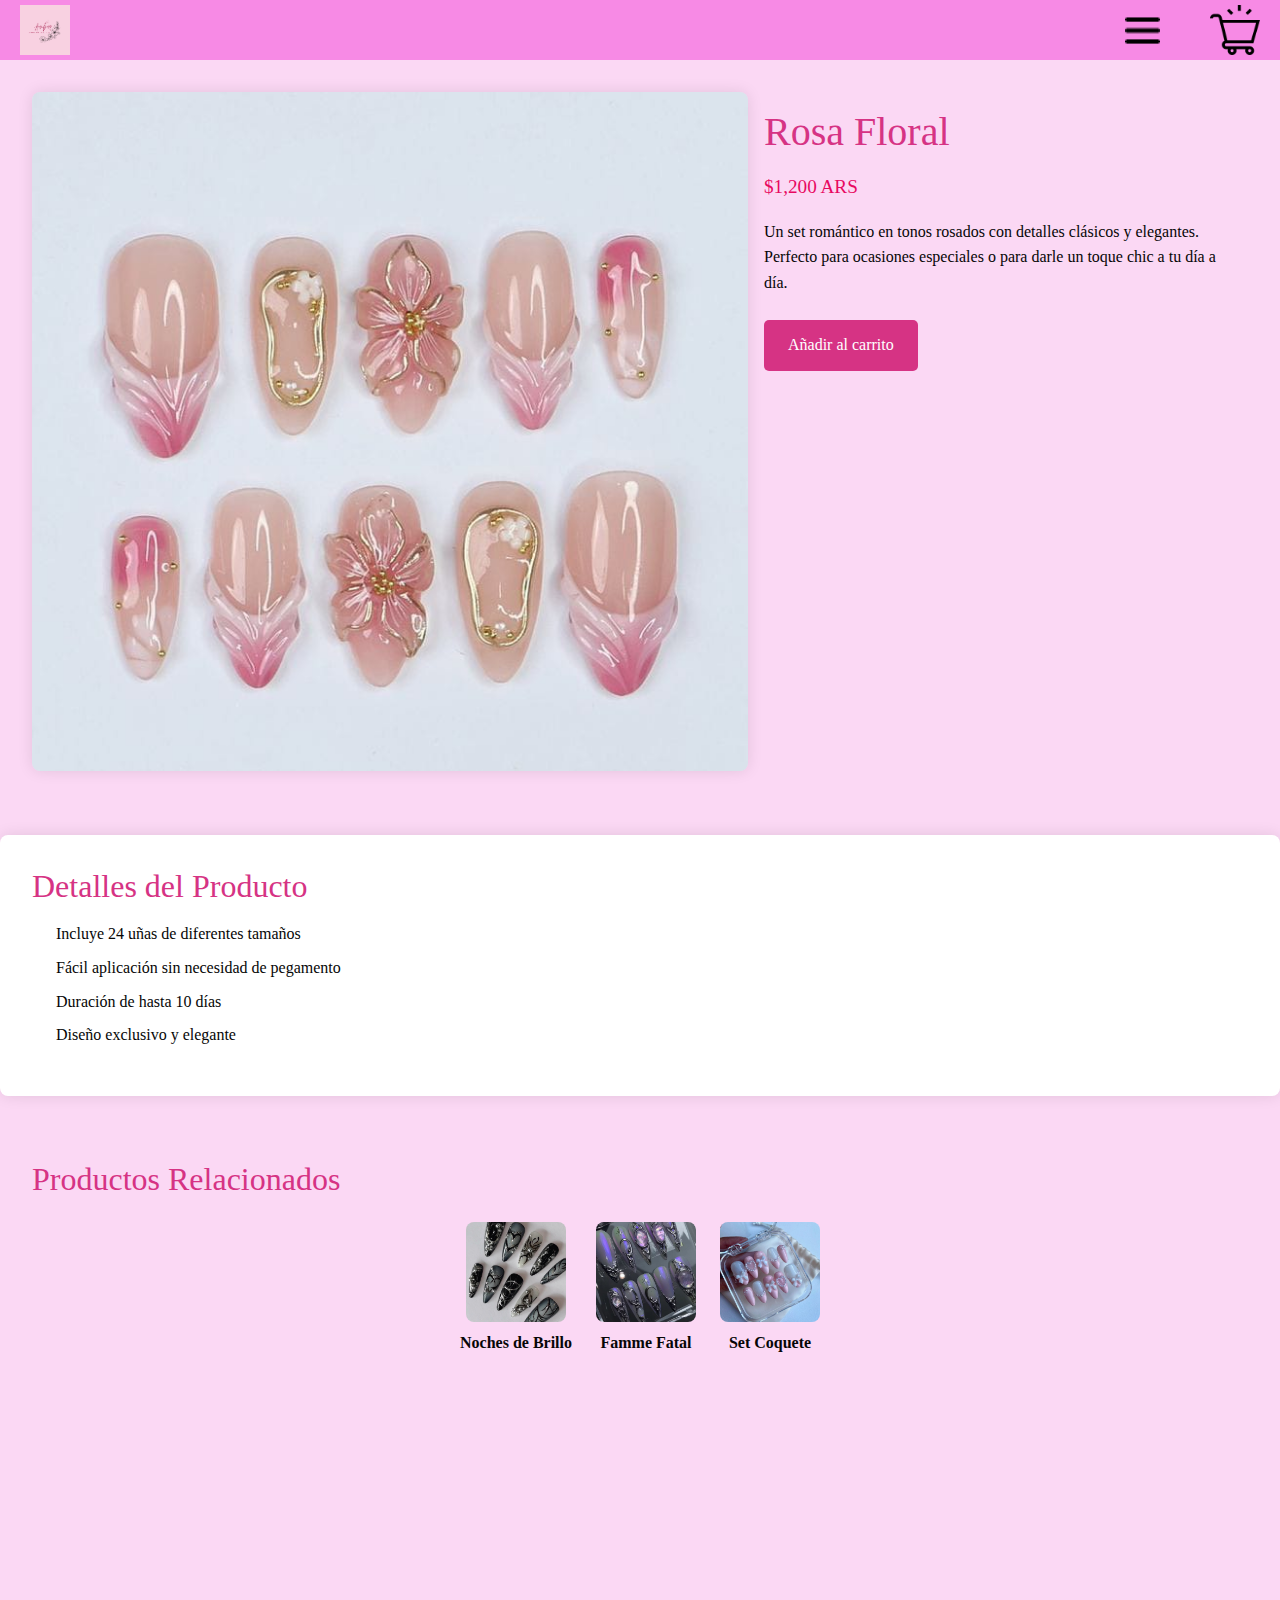
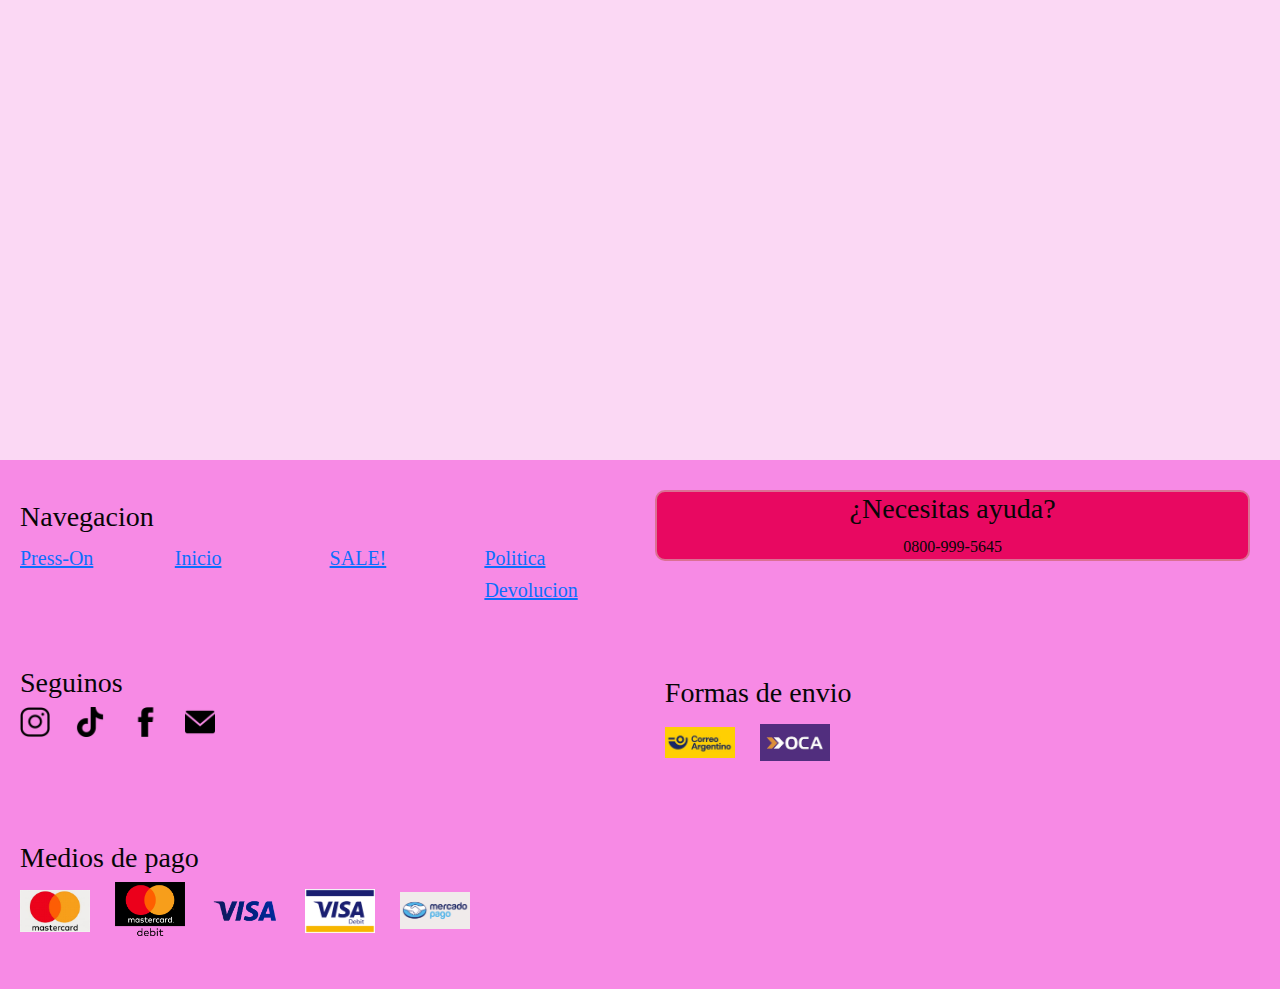
<file: producto1.html>
<!DOCTYPE html>
<html lang="es">

<head>
    <meta charset="UTF-8">
    <meta name="viewport" content="width=device-width, initial-scale=1.0">
    <link rel="stylesheet" href="./css/style.css">
    <!-- bootstrap-->
    <script src="https://cdn.jsdelivr.net/npm/bootstrap@5.3.3/dist/js/bootstrap.bundle.min.js"></script>

    <link href="https://cdn.jsdelivr.net/npm/bootstrap@5.3.5/dist/css/bootstrap.min.css" rel="stylesheet">
    <!-- icono de pagina -->
    <link rel="icon" href="./imagenes/A.N.png" type="image/png">
    <title>AmbarNails</title>

</head>

<body class="body__producto1">
    <header>
        <div class="header__container">
            <div class="header__container__logo">
                <img src="./imagenes/logo ambar Nails rosa.png" alt="logo">
            </div>
            <div class="dropdown header__container__menu">
                <button class="menu-toggle-button dropdown-toggle" type="button" data-bs-toggle="dropdown"
                    aria-expanded="false">
                    <img src="./imagenes/menu-desplegable.png" alt="Menú">
                </button>

                <ul class="dropdown-menu">
                    <li><a class="dropdown-item" href="index3.html">Sets Press-on</a></li>
                    <li><a class="dropdown-item" style="color: red; font-weight: bold; " href="index4.html">SALE!</a>
                    </li>

                    <li><a class="dropdown-item" href="index.html">Inicio</a></li>
                </ul>
                <div class="header__container__carrito"><a href="index2.html"><img src="./imagenes/carro-vacio.png"
                            alt="carrito"></a></div>
            </div>
        </div>
    </header>
    <main>

        <section class="producto__detalle">
            <div class="producto__imagen">
                <img src="./imagenes/set-floral.png.jpg" alt="Set de Uñas Rosa Floral">
            </div>
            <div class="producto__info">
                <h1>Rosa Floral</h1>
                <p class="producto__precio">$1,200 ARS</p>
                <p class="producto__descripcion">
                    Un set romántico en tonos rosados con detalles clásicos y elegantes. Perfecto para ocasiones
                    especiales o para darle un toque chic a tu día a día.
                </p>
                <button class="btn__comprar">Añadir al carrito</button>
            </div>
        </section>

        <section class="producto__detalles__adicionales">
            <h2>Detalles del Producto</h2>
            <ul>
                <li>Incluye 24 uñas de diferentes tamaños</li>
                <li>Fácil aplicación sin necesidad de pegamento</li>
                <li>Duración de hasta 10 días</li>
                <li>Diseño exclusivo y elegante</li>
            </ul>
        </section>

        <section class="productos__relacionados">
            <h2>Productos Relacionados</h2>
            <div class="galeria">
                <div class="producto">
                    <img src="./imagenes/set-nochedebrillo.jpg" alt="Noches de Brillo">
                    <p>Noches de Brillo</p>
                </div>
                <div class="producto">
                    <img src="./imagenes/set-fammefatal.jpg" alt="Famme Fatal">
                    <p>Famme Fatal</p>
                </div>
                <div class="producto">
                    <img src="./imagenes/ser-coquete.jpg" alt="Set coquete">
                    <p>Set Coquete</p>
                </div>
            </div>
        </section>


    </main>
    <footer class="footer">
        <nav class="footer__navegacion">

            <h3>Navegacion</h3>
            <div class="row">
                <div class="col-sm-2 col-md-2 col-lg-3"><a href="/index3.html">Press-On</a></div>
                <div class="col-sm-4 col-md-3 col-lg-3"><a href="index.html">Inicio</a></div>
                <div class="col-sm-4 col-md-3 col-lg-3"><a href="index4.html">SALE!</a></div>
                <div class="col-sm-2 col-md-2 col-lg-3"><a href="">Politica Devolucion</a></div>
            </div>
        </nav>

        <div class="footer__contacto">

            <h3> ¿Necesitas ayuda?</h3>
            <nav> 0800-999-5645</nav>

        </div>

        <nav class="footer__seguinos">
            <h3>Seguinos</h3>
            <div class="seguinos__redes">
                <a href="https://www.instagram.com/ambar_nailssss?igsh=MWp0NWxiYzh6bXNxcA=="><img
                        src="./imagenes/instagram-icon.png.png" alt=""></a>
                <a href="https://www.tiktok.com/@ambarnailss?_t=ZM-8w8ZGaO1qqb&_r=1"><img
                        src="./imagenes/tiktok-icon.png.png" alt=""></a>
                <a href=""><img src="./imagenes/facebook-icon.png.png" alt=""></a>
                <a href=""><img src="./imagenes/mail-icon.png.png" alt=""></a>
            </div>
        </nav>

        <div class="footer__envios">
            <h3>Formas de envio</h3>
            <div class="envios__logos">
                <img src="./imagenes/correo-argentico.png" alt="">
                <img src="./imagenes/correo-oca-logo.png" alt="">
            </div>

        </div>

        <div class="container__mediosdepago">
            <h3>Medios de pago</h3>
            <div class="mediospago__logos">
                <img src="./imagenes/mastercard-credito.png" alt="">
                <img src="./imagenes/mastercard-debito.png" alt="">
                <img src="./imagenes/visa-credito.png" alt="">
                <img src="./imagenes/visa-devito.png" alt="">
                <img src="./imagenes/mercadopago.png" alt="">
            </div>
        </div>
    </footer>
</body>

</html>
</file>
<file: css/style.css>
* {
  margin: 0;
  padding: 0;
  box-sizing: border-box;
  font-family: Georgia, 'Times New Roman', Times, serif;
}
body main {
  background-color: rgb(251, 216, 244);
  /*height: 2130px;*/
  height: 100%;
  overflow-y: auto;

}
/* estilos base  */

.header__container {
  background-color: rgb(247, 138, 229);
  width: 100%;
  height: 80px;
  display: flex;
  align-items: center;
  padding: 0 20px;
  justify-content: space-between;
}

.dropdown-toggle::after {
  display: none !important;
}

.menu-toggle-button {
  background: transparent;
  border: none;
  padding: 0;
}

.menu-toggle-button:focus {
  box-shadow: none;
  outline: none;
}

.header__container__menu {
  display: flex;
  align-items: center;

}

.header__container__menu li :hover  {
  background-color: rgb(244, 222, 230);
}

.header__container__menu img {
  display: flex;
  width: 25px;

}

.header__container__logo {
  display: flex;

}

.header__container__logo img {
  width: 60px;
}

.header__container__carrito {
  display: flex;
}

.header__container__carrito img {
  width: 30px;
  margin-left: 20px;

}

.container1 {
  width: 100%;
  padding-top: 10px;
  padding-left: 15px;


}

.container1__sobrenosotros h5 {
  margin-left: 10px;

}

.container1__sobrenosotros p {
  width: 90%;
  text-align: center;
  text-align: justify;
  margin-left: 10px;
  font-size: 16px;
}

.container1__carrousel {
  width: 90%;
  height: 100%;
  margin: auto;

}

/*accordion - preguntas frecuentes*/
.container__acordion {
  margin: 60px auto;
  width: 90%;
  max-height: 350px;
  overflow-y: scroll;
  padding-right: 10px;
  padding: 30px;
  background-color: #fdf1f7;
  border-radius: 12px;
  box-shadow: 0px 0px 45px palevioletred !important;
}

.container__acordion h5 {
  font-size: 28px;
  color: #d63384;
  margin-bottom: 30px;
  font-weight: bold;
}

.accordion-item {
  border: none;
  margin-bottom: 15px;
  border-radius: 8px;
  overflow: hidden;
  background-color: aliceblue !important;
}

.accordion-button:hover {
  background-color: rgba(247, 175, 203, 0.1) !important;
  color: rgba(0, 0, 0, 0.2)
}

/* container2 gradiente*/
.container2 {
  width: 100%;
  height: 500px;
  display: flex;
  align-items: center;
  justify-content: center;
  background: linear-gradient(to top, rgb(0 0 0 / .6), rgb(0 0 0 / .6)), url(/imagenes/estudio.png.jpg);
  background-size: cover;
  background-position: center;
  position: relative;
}

.container2__texto {
  color: rgba(246, 243, 243, 0.935);
  width: 300px;
  padding-top: 20px;
  text-align: center;
  position: absolute;
}

.form__contacto {
  text-align: center;
  border-style: solid;
  border-color: rgb(247, 138, 229);
  ;
  margin: auto;
  margin-top: 20px;
  border-style: 15px;
  color: rgb(6, 6, 6);
  max-width: 90%;
  box-shadow: 0px 0px 45px palevioletred;
  background-color: #fdf1f7;
}

.form__input {
  padding: 6px 20px;
}

.form__input input,
textarea {
  width: 80%;
  align-items: center;
  box-sizing: border-box;
  background-color: transparent;
  margin-top: 15px;
  border: none;
  border: 1px solid #e80861;
  box-shadow: 0px 0px 55px rgba(252, 171, 232, 0.6);
}

.form__contacto h2 {
  padding-top: 10px;
  color: #d63384;
  text-decoration: underline;
}

.form__input textarea {
  min-width: 80%;
  resize: none;
  min-width: 100px;
  max-height: 200px;
  font-family: Georgia, 'Times New Roman', Times, serif;

}

.footer {
  width: 100%;
  height: auto;
  padding: 30px 20px;
  background-color: rgb(247, 138, 229);
  box-sizing: border-box;
  display: flex;
  flex-direction: column;
  align-self: start;

}

.footer__navegacion {
  margin-bottom: 10px;
  padding-top: 10px;
}

.footer__contacto {
  background-color: #e80861;
  width: 90%;
  max-width: 600px;
  margin: 15px auto;
  border: 2px solid palevioletred;
  border-radius: 10px;

}

.footer__contacto h3,
.footer__contacto nav {
  text-align: center;
}

.footer__seguinos {

  padding-top: 10px;
  width: 100%;
  text-align: start;
}

.seguinos__redes {
  display: flex;
  justify-content: space-around;
  gap: 10px;
  flex-wrap: wrap;
  margin-bottom: 10px;
}

.seguinos__redes a img {
  width: 30px;
  height: auto;
  transition: transform 0.2s ease;
}

.seguinos__redes a:hover img {
  transform: scale(1.1);
}

.footer__envios {
  padding-top: 20px;
  padding-bottom: 15px;
}

.footer__envios h3 {

  margin-bottom: 15px;

}

.envios__logos {
  display: flex;
  justify-content: start;
  align-items: center;
  gap: 30px;
  /* espacio entre logos */
  flex-wrap: wrap;
  /* permite que bajen si no entran */
}

.envios__logos img {
  width: 70px;
  height: auto;
  transition: transform 0.3s ease;
}

.container__mediosdepago {
  width: 100%;
  height: auto;
  padding-top: 15px;
}

.container__mediospago h3 {
  padding-top: 20px;
}

.mediospago__logos {
  display: flex;
  justify-content: space-around;
  align-items: center;
  gap: 2px;
  flex-wrap: wrap;
}

.mediospago__logos img {
  max-width: 50px;
  height: auto;
  transition: transform 0.3s ease;
}

.hr {
  background-color: rgb(190, 37, 106);
  min-height: 3px;
  max-width: 98%;
  margin: auto;
}

/* responsive computador*/
@media(min-width : 900px) {

  .header__container {
    background-color: rgb(247, 138, 229);
    width: 100%;
    height: 60px;
    display: flex;
    justify-content: space-between;
    align-items: center;
    padding: 0 20px;
  }

  .header__container__menu {
    display: flex;

  }

  .header__container__logo {
    display: flex;
  }

  .header__container__logo img {
    width: 50px;
    height: auto;
  }

  .header__container__carrito {
    display: flex;

  }

  .header__container__carrito img {
    width: 50px;
    margin-left: 50px;

  }

  /* Aumenta el tamaño del texto de cada ítem */
  .dropdown-menu .dropdown-item {
    font-size: 25px;
    padding: 12px 60px 0px 60px;
  }

  .dropdown-menu {
    min-width: 220px;
    padding: 15px;
    background-color: #fff5fc;
    /* opcional, mejora visual */
    border-radius: 8px;
  }

  /* Agranda el botón del menú desplegable */
  .menu-toggle-button img {
    width: 35px;
    height: 35px;
  }

  body main {
    height: 2000px;
  }

  /*main section1*/
  .container1 {
    display: flex;
    width: 100%;
    height: 650px;
    justify-content: space-evenly;
    padding-top: 30px;
    align-items: center;
    padding-left: 80px;

  }

  .container1__sobrenosotros {
    width: 60%;

  }

  .container1__sobrenosotros p {
    width: 90%;
    text-align: center;

    font-size: 24px;
    display: flex;
  }

  .container1__sobrenosotros h5 {
    display: flex;
    justify-content: center;
    text-align: center;
    font-size: 35px;

  }

  .container1__carrousel {
    width: 40%;
    height: 99%;
    display: flex;
    padding-right: 20px;


  }

  /*accordion - preguntas frecuentes*/
  .container__acordion {
    margin: 60px auto;
    width: 90%;
    max-height: 350px;
    overflow-y: scroll;
    padding-right: 10px;
    padding: 30px;
    background-color: #fdf1f7;
    border-radius: 12px;
    box-shadow: 0 4px 20px rgba(0, 0, 0, 0.08);
  }

  .container__acordion h5 {
    font-size: 28px;
    color: #d63384;
    margin-bottom: 30px;
    font-weight: bold;

  }

  .accordion-item {
    border: none;
    margin-bottom: 15px;
    border-radius: 8px;
    overflow: hidden;
    box-shadow: 0 2px 10px rgba(214, 51, 132, 0.1);
    background-color: #f489be !important;

  }

  .accordion-button:hover {
    background-color: rgba(247, 175, 203, 0.1) !important;
    color: rgba(0, 0, 0, 0.2);
    background-color: #f489be !important;
  }

  /* container2 gradiente*/
  .container2 {
    width: 100%;
    height: 600px;
    display: flex;
    align-items: center;
    justify-content: center;
    background: linear-gradient(to top, rgb(0 0 0 / .6), rgb(0 0 0 / .6)), url(/imagenes/estudio.png.jpg);
    background-size: cover;
    background-position: center;
    position: relative;
  }

  .container2__texto {
    color: rgba(246, 243, 243, 0.935);
    width: 90%;
    text-align: center;
    position: absolute;
    font-size: 20px;
  }

  /*FOOTER*/
  .footer {
    flex-direction: row;
    flex-wrap: wrap;
    justify-content: space-between;
    align-items: flex-start;
    gap: 30px;
  }

  .footer__navegacion,
  .footer__contacto,
  .footer__seguinos,
  .footer__envios,
  .container__mediosdepago {
    width: 48%;
    margin-bottom: 20px;

  }

  .footer__contacto {
    margin: 0 auto;
  }

  .seguinos__redes,
  .envios__logos,
  .mediospago__logos {
    justify-content: start;
    flex-wrap: wrap;
    gap: 25px;
  }

  .seguinos__redes img,
  .envios__logos img,
  .mediospago__logos img {
    max-width: 70px;
    width: 100%;
    height: auto;
    flex-shrink: 0;

  }

  .footer__navegacion a {
    font-size: 20px;
  }

  .footer__seguinos {
    text-align: start;


  }

}

@media (min-width: 768px) and (max-width: 1024px) {
  .form__contacto {
    max-width: 70%;
    margin: 30px auto;
    padding: 25px;
    font-size: 18px;
  }

  .form__contacto h2 {
    font-size: 24px;
  }

  .form__input input,
  .form__input textarea {
    width: 90%;
    font-size: 16px;
  }

  .footer {
    flex-direction: column;
    align-items: center;
    padding: 30px;
    min-height: auto !important;
  }

  .footer__navegacion,
  .footer__contacto,
  .footer__seguinos,
  .footer__envios,
  .container__mediosdepago {
    width: 90%;
    text-align: center;
    margin-bottom: 25px;
  }

  .seguinos__redes,
  .envios__logos,
  .mediospago__logos {
    justify-content: center;
    flex-wrap: wrap;
    gap: 20px;
  }

  .seguinos__redes img,
  .envios__logos img,
  .mediospago__logos img {
    width: 60px;
  }

  main {
    margin-bottom: 20px;
  }

  html,
  body {
    height: auto;
    min-height: 100vh;
    overflow-x: hidden;
  }
}

/*INDEX3 producto1 ejemplo*/
/* Estilo de productos */
.producto__card {
  background-color: #fdf1f7;
  border: 2px solid palevioletred;
  transition: transform 0.2s ease, box-shadow 0.3s ease;
  box-shadow: 0 0 15px rgba(247, 138, 229, 0.2);
}

.producto__card:hover {
  transform: translateY(-5px);
  box-shadow: 0 0 30px rgba(247, 138, 229, 0.4);
}

.producto__card .card-title {
  color: #d63384;
  font-size: 1.2rem;
  font-weight: bold;
}

.producto__card .card-text {
  font-size: 0.95rem;
  color: #333;
}

/* Botón carrito */
.btn__carrito {
  background-color: #d63384;
  color: white;
  border: none;
  padding: 6px 14px;
  border-radius: 20px;
  font-weight: bold;
  transition: background-color 0.3s ease;
}

.btn__carrito:hover {
  background-color: #c2186a;
  color: #fff;
}

/*producto1*/

/* Estilos generales */
.body__producto1 {
  font-family: 'Arial', sans-serif;
  background-color: #fdf1f7;
  color: #060606;
  line-height: 1.6;
}

/* Sección de producto */
.producto__detalle {
  display: flex;
  justify-content: space-around;
  padding: 2rem;
}

.producto__imagen img {
  max-width: 100%;
  border-radius: 8px;
  box-shadow: 0 0 15px rgba(0, 0, 0, 0.1);
}

.producto__info {
  max-width: 500px;
  padding: 1rem;
}

.producto__info h1 {
  color: #d63384;
  margin-bottom: 1rem;
}

.producto__precio {
  font-size: 1.2rem;
  color: #e80861;
  margin-bottom: 1rem;
}

.producto__descripcion {
  margin-bottom: 1.5rem;
}

.btn__comprar {
  background-color: #d63384;
  color: white;
  border: none;
  padding: 0.8rem 1.5rem;
  cursor: pointer;
  border-radius: 5px;
  font-size: 1rem;
}

.btn__comprar:hover {
  background-color: #e80861;
}

/* Detalles adicionales */
.producto__detalles__adicionales {
  background-color: white;
  padding: 2rem;
  margin: 2rem 0;
  border-radius: 8px;
  box-shadow: 0 0 15px rgba(0, 0, 0, 0.1);
}

.producto__detalles__adicionales h2 {
  color: #d63384;
  margin-bottom: 1rem;
}

.producto__detalles__adicionales ul {
  list-style: none;
  padding-left: 1.5rem;
}

.producto__detalles__adicionales li {
  margin-bottom: 0.5rem;
}

/* Productos relacionados */
.productos__relacionados {
  padding: 2rem;
}

.productos__relacionados h2 {
  color: #d63384;
  margin-bottom: 1.5rem;
}

.galeria {
  display: flex;
  gap: 1.5rem;
  justify-content: center;
}

.producto {
  text-align: center;
}

.producto img {
  width: 100px;
  height: 100px;
  object-fit: cover;
  border-radius: 8px;
  margin-bottom: 0.5rem;
}

.producto p {
  color: #060606;
  font-weight: bold;
}


/*index4 SALE!*/
/* Sección de oferta destacada */
.oferta__destacada {
  display: flex;
  justify-content: center;
  align-items: center;
  padding: 2rem;
  background-color: white;
  margin: 2rem 0;
  border-radius: 8px;
  box-shadow: 0 0 15px rgba(0, 0, 0, 0.1);
}

.producto__imagen__oferta img {
  max-width: 100%;
  border-radius: 8px;
  box-shadow: 0 0 15px rgba(0, 0, 0, 0.1);
}

.producto__info__oferta {
  max-width: 500px;
  padding: 1rem;
  margin-left: 2rem;
}

.producto__info__oferta h1 {
  color: #d63384;
  margin-bottom: 1rem;
}

.precio__original {
  font-size: 1.2rem;
  color: #e80861;
  text-decoration: line-through;
  margin-bottom: 0.5rem;
}

.precio__oferta {
  font-size: 1.5rem;
  color: #d70014;
  font-weight: bold;
  margin-bottom: 1rem;
}

.descripcion__oferta {
  margin-bottom: 1.5rem;
}

.btn__comprar {
  background-color: #d63384;
  color: white;
  border: none;
  padding: 0.8rem 1.5rem;
  cursor: pointer;
  border-radius: 5px;
  font-size: 1rem;
}

.btn-comprar:hover {
  background-color: #e80861;
}


/* Productos relacionados */
.productos-relacionados {
  padding: 2rem;
}

.productos-relacionados h2 {
  color: #d63384;
  margin-bottom: 1.5rem;
}

.galeria {
  display: flex;
  gap: 1.5rem;
  justify-content: center;
}

.producto {
  text-align: center;
}

.producto img {
  width: 100px;
  height: 100px;
  object-fit: cover;
  border-radius: 8px;
  margin-bottom: 0.5rem;
}

.producto p {
  color: #060606;
  font-weight: bold;
}

.precio-oferta {
  color: #d70014;
  font-weight: bold;
}


/* index2 Carrito compras */

.carrito-box {
  max-width: 600px;
  margin: auto;
  border: 1px solid #fc6fbf;
  border-radius: 0.5rem;
}

.card-title {
  font-weight: bold;
  font-size: 1.25rem;
}

.list-group-item h6 {
  font-size: 1rem;
}

.btn {
  border-radius: 20px;
}
</file>
